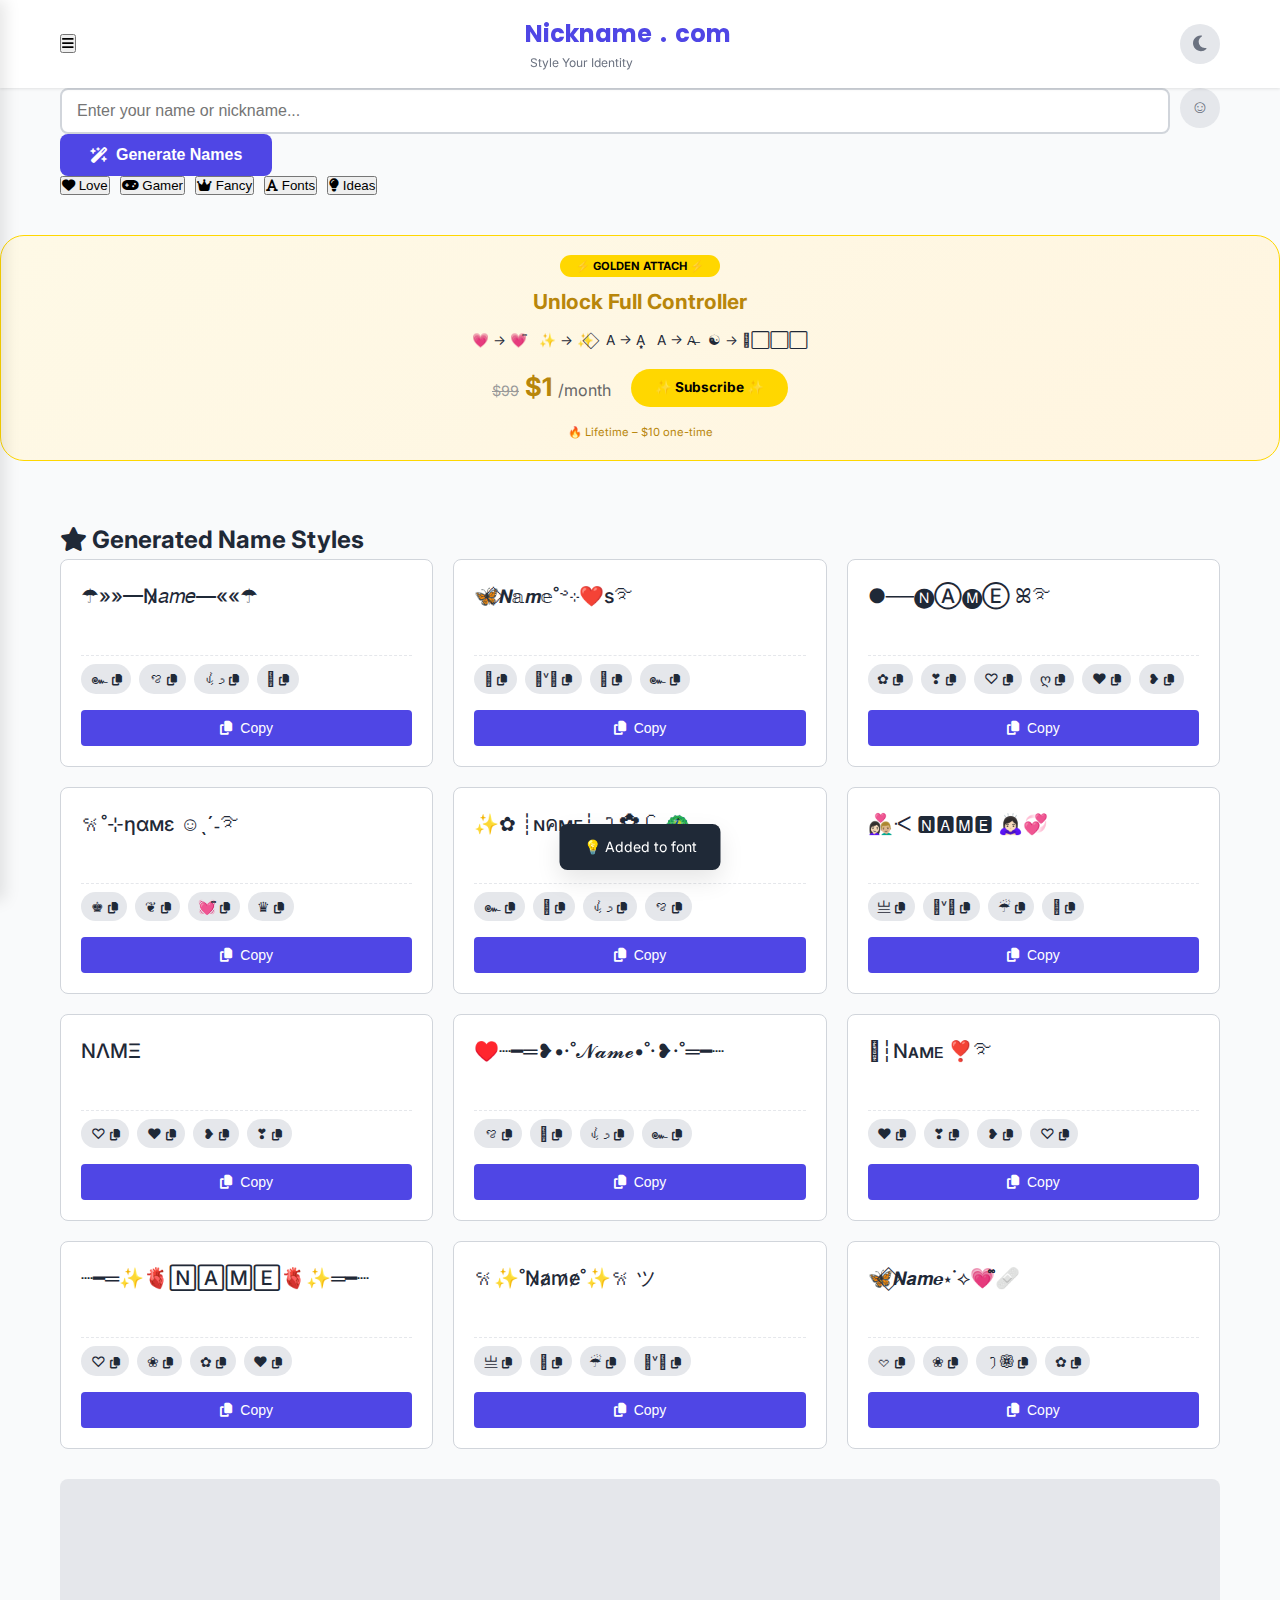
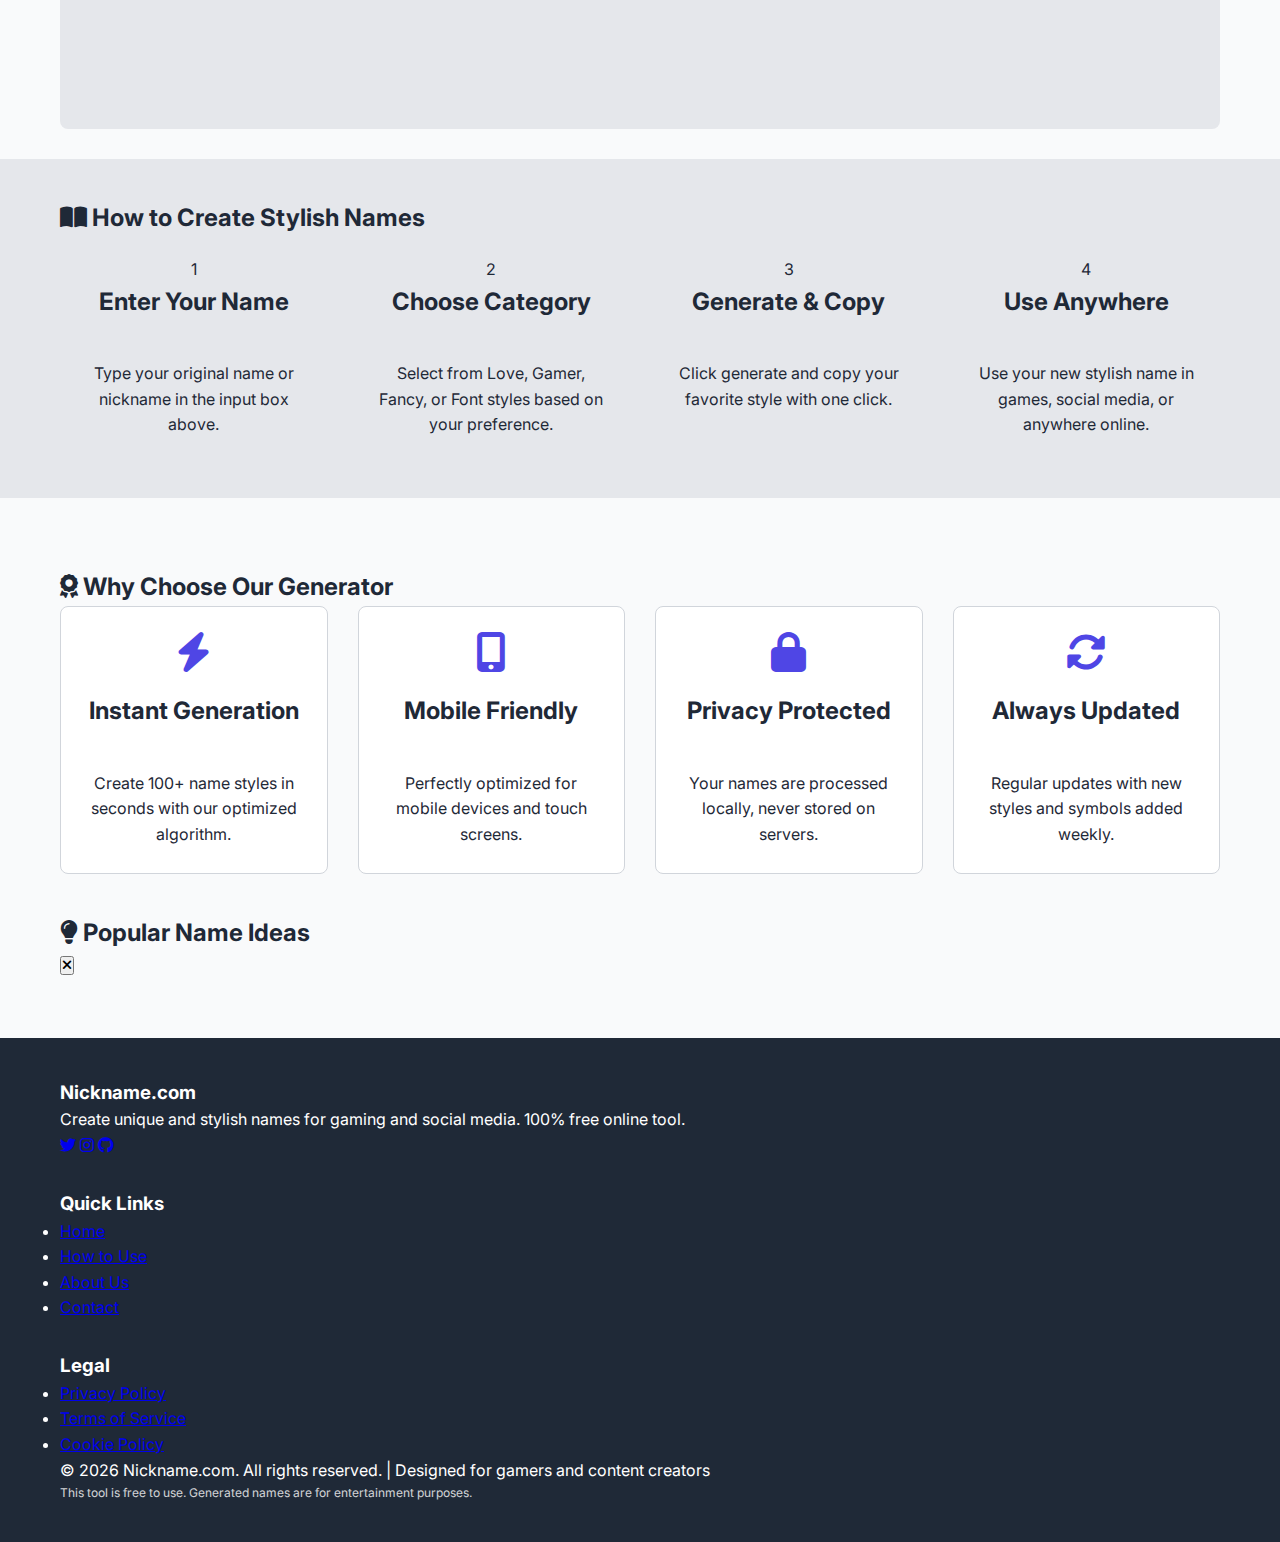
<file: index.html>
<!DOCTYPE html>
<html lang="en">
<head>
    <meta charset="UTF-8">
    <meta name="viewport" content="width=device-width, initial-scale=1.0">
    <title>Nickname Generator - Create Stylish Names for Games & Social Media</title>
    <meta name="description" content="Free online nickname generator. Create stylish names, fancy fonts, cool symbols for Free Fire, PUBG, BGMI, Instagram, YouTube. 1000+ unique styles available.">
    <meta name="keywords" content="nickname generator, stylish names, fancy fonts, gamer names, name style, free fire name, pubg name, instagram name">
    <link rel="icon" href="favicon.png" type="image/png">
    <link rel="stylesheet" href="style.css">
    <link rel="stylesheet" href="https://cdnjs.cloudflare.com/ajax/libs/font-awesome/6.4.0/css/all.min.css">
    <link rel="preconnect" href="https://fonts.googleapis.com">
    <link rel="preconnect" href="https://fonts.gstatic.com" crossorigin>
    <link href="https://fonts.googleapis.com/css2?family=Inter:wght@300;400;500;600;700&family=Poppins:wght@400;500;600;700&display=swap" rel="stylesheet">
</head>
<body>
    <!-- Navigation Bar -->
    <nav class="navbar">
        <div class="container">
            <button class="menu-toggle" id="menuToggle">
                <i class="fas fa-bars"></i>
            </button>
            <div class="logo">
                <h1>Nickname<span class="logo-dot">.</span>com</h1>
                <p class="tagline">Style Your Identity</p>
            </div>
            <div class="theme-toggle" id="themeToggle">
                <i class="fas fa-moon"></i>
            </div>
        </div>
    </nav>

    <!-- Sidebar Menu -->
    <div class="sidebar" id="sidebar">
        <div class="sidebar-header">
            <h3>Menu</h3>
            <button class="close-sidebar" id="closeSidebar">
                <i class="fas fa-times"></i>
            </button>
        </div>
        <div class="sidebar-content">
            <div class="sidebar-item" onclick="toggleTheme()">
                <i class="fas fa-palette"></i>
                <span>Theme</span>
                <span class="theme-status" id="themeStatus">Light</span>
            </div>
            <div class="sidebar-item" onclick="openSymbolModal()">
                <i class="fas fa-symbols"></i>
                <span>Symbols Library</span>
            </div>
            <div class="sidebar-item" onclick="showGuide()">
                <i class="fas fa-book"></i>
                <span>How to Use</span>
            </div>
            <div class="sidebar-item" id="noteSection">
                <i class="fas fa-sticky-note"></i>
                <span>Quick Notes</span>
                <span class="note-badge" id="noteCount">0/100</span>
            </div>
            <div class="sidebar-item coming-soon">
                <i class="fas fa-robot"></i>
                <span>AI Name Generator</span>
                <span class="badge">Soon</span>
            </div>
            <div class="sidebar-item coming-soon">
                <i class="fas fa-history"></i>
                <span>Recent Names</span>
                <span class="badge">Soon</span>
            </div>
            <div class="sidebar-divider"></div>
            <div class="sidebar-item" onclick="window.location.href='about.html'">
                <i class="fas fa-info-circle"></i>
                <span>About Us</span>
            </div>
            <div class="sidebar-item" onclick="window.location.href='contact.html'">
                <i class="fas fa-envelope"></i>
                <span>Contact</span>
            </div>
            <div class="sidebar-item" onclick="window.location.href='privacy-policy.html'">
                <i class="fas fa-shield-alt"></i>
                <span>Privacy Policy</span>
            </div>
        </div>
        <div class="note-editor" id="noteEditor">
            <textarea placeholder="Type your notes here... (Max 100 words)" maxlength="500" id="noteText"></textarea>
            <div class="note-actions">
                <button onclick="saveNote()" class="save-note">
                    <i class="fas fa-save"></i> Save
                </button>
                <button onclick="clearNote()" class="clear-note">
                    <i class="fas fa-trash"></i> Clear
                </button>
            </div>
        </div>
    </div>

    <!-- Main Toolbar (Sticky) -->
    <div class="sticky-toolbar">
        <div class="container">
            <div class="toolbar-content">
                <div class="input-group">
                    <input type="text" id="nameInput" placeholder="Enter your name or nickname..." autocomplete="off">
                    <button class="symbol-btn" onclick="openSymbolModal()" title="Insert Symbols">
                        ☺
                    </button>
                </div>
                <button class="generate-btn" onclick="generateStyles()">
                    <i class="fas fa-wand-magic-sparkles"></i> Generate Names
                </button>
            </div>
        </div>
    </div>

    <!-- Categories -->
    <div class="categories-section">
        <div class="container">
            <div class="categories-scroll">
                <button class="category-btn active" onclick="selectCategory('love')">
                    <i class="fas fa-heart"></i> Love
                </button>
                <button class="category-btn" onclick="selectCategory('gamer')">
                    <i class="fas fa-gamepad"></i> Gamer
                </button>
                <button class="category-btn" onclick="selectCategory('fancy')">
                    <i class="fas fa-crown"></i> Fancy
                </button>
                <button class="category-btn" onclick="selectCategory('font')">
                    <i class="fas fa-font"></i> Fonts
                </button>
                <button class="category-btn suggestion-btn" onclick="toggleSuggestions()">
                    <i class="fas fa-lightbulb"></i> Ideas
                </button>
            </div>
        </div>
    </div>

<!-- ===== GOLDEN ATTACH PREMIUM ===== -->
<div style="background: linear-gradient(145deg, #fef9e6, #fff5e0); border: 1px solid #FFD700; border-radius: 24px; padding: 16px 20px; margin: 30px 0;">
    
    <!-- Header -->
    <div style="text-align: center; margin-bottom: 12px;">
        <span style="background: #FFD700; color: #000; padding: 4px 16px; border-radius: 30px; font-size: 0.7rem; font-weight: bold;">⚡ GOLDEN ATTACH ⚡</span>
        <h2 style="color: #B8860B; margin: 8px 0 2px; font-size: 1.3rem;">Unlock Full Controller</h2>
    </div>

    <!-- Examples - One Line -->
    <div style="display: flex; flex-wrap: wrap; justify-content: center; gap: 12px; margin-bottom: 15px;">
        <span style="font-size: 0.85rem;">💗 → 💗᪲</span>
        <span style="font-size: 0.85rem;">✨ → ✨⃟</span>
        <span style="font-size: 0.85rem;">A → A͙͙͙</span>
        <span style="font-size: 0.85rem;">A → A̶</span>
        <span style="font-size: 0.85rem;">☯ → ☯⃞⃞⃞</span>
    </div>

    <!-- Price + Button -->
    <div style="display: flex; flex-wrap: wrap; align-items: center; justify-content: center; gap: 20px;">
        <div style="display: flex; align-items: baseline; gap: 6px;">
            <span style="text-decoration: line-through; color: #999; font-size: 0.9rem;">$99</span>
            <span style="color: #B8860B; font-size: 1.6rem; font-weight: bold;">$1</span>
            <span style="color: #666;">/month</span>
        </div>
        <a href="subscribe.html?plan=monthly" style="background: #FFD700; color: #000; padding: 8px 24px; border-radius: 40px; text-decoration: none; font-weight: bold; font-size: 0.85rem;">✨ Subscribe ✨</a>
    </div>

    <!-- Lifetime -->
    <div style="text-align: center; margin-top: 10px;">
        <a href="subscribe.html?plan=lifetime" style="color: #B8860B; text-decoration: none; font-size: 0.7rem;">🔥 Lifetime – $10 one-time</a>
    </div>
</div>
    
<!-- ===== RESULTS SECTION ===== -->
<section class="results-section">
    <div class="container">
        <div class="section-header">
            <h2><i class="fas fa-star"></i> Generated Name Styles</h2>
        </div>
        
        <!-- Results Grid - Yahan styles generate honge -->
        <div id="result" class="results-grid">
            <!-- Default Examples - Jab koi name na ho -->
            <div id="defaultExamples" class="examples-grid">
                <!-- Examples yahan JavaScript se load honge -->
            </div>
        </div>
        
        <!-- Suggestions Tray (Same rakho) -->
        <div id="suggestionsTray" class="suggestions-tray">
            <!-- ... existing suggestions tray code ... -->
        </div>
    </div>
</section>
    
<!-- Full Suggestions Modal (FULL MODAL YAHAN ADD KARO) -->
<div class="modal" id="fullSuggestionsModal">
    <div class="modal-content">
        <div class="modal-header">
            <h3><i class="fas fa-lightbulb"></i> <span id="modalCategoryName">Love</span> Name Ideas</h3>
            <button class="close-modal" onclick="closeFullSuggestions()">
                <i class="fas fa-times"></i>
            </button>
        </div>
        <div class="modal-body">
            <div id="fullSuggestionsGrid" class="suggestions-grid-full">
                <!-- Full suggestions yahan load honge -->
            </div>
        </div>
    </div>
</div>

    <!-- AdSense Placeholder -->
    <div class="ad-container">
        <div class="container">
            <div class="ad-placeholder">
                <!-- Ad will be placed here -->
            </div>
        </div>
    </div>

    <!-- How to Use Guide -->
    <section class="guide-section">
        <div class="container">
            <h2><i class="fas fa-book-open"></i> How to Create Stylish Names</h2>
            <div class="guide-steps">
                <div class="step">
                    <div class="step-number">1</div>
                    <h3>Enter Your Name</h3>
                    <p>Type your original name or nickname in the input box above.</p>
                </div>
                <div class="step">
                    <div class="step-number">2</div>
                    <h3>Choose Category</h3>
                    <p>Select from Love, Gamer, Fancy, or Font styles based on your preference.</p>
                </div>
                <div class="step">
                    <div class="step-number">3</div>
                    <h3>Generate & Copy</h3>
                    <p>Click generate and copy your favorite style with one click.</p>
                </div>
                <div class="step">
                    <div class="step-number">4</div>
                    <h3>Use Anywhere</h3>
                    <p>Use your new stylish name in games, social media, or anywhere online.</p>
                </div>
            </div>
        </div>
    </section>

    <!-- Features Section -->
    <section class="features-section">
        <div class="container">
            <h2><i class="fas fa-award"></i> Why Choose Our Generator</h2>
            <div class="features-grid">
                <div class="feature">
                    <i class="fas fa-bolt"></i>
                    <h3>Instant Generation</h3>
                    <p>Create 100+ name styles in seconds with our optimized algorithm.</p>
                </div>
                <div class="feature">
                    <i class="fas fa-mobile-alt"></i>
                    <h3>Mobile Friendly</h3>
                    <p>Perfectly optimized for mobile devices and touch screens.</p>
                </div>
                <div class="feature">
                    <i class="fas fa-lock"></i>
                    <h3>Privacy Protected</h3>
                    <p>Your names are processed locally, never stored on servers.</p>
                </div>
                <div class="feature">
                    <i class="fas fa-sync-alt"></i>
                    <h3>Always Updated</h3>
                    <p>Regular updates with new styles and symbols added weekly.</p>
                </div>
            </div>
        </div>
    </section>

    <!-- Suggestions Section -->
    <section class="suggestions-section" id="suggestionsSection">
        <div class="container">
            <div class="section-header">
                <h2><i class="fas fa-lightbulb"></i> Popular Name Ideas</h2>
                <button class="close-suggestions" onclick="toggleSuggestions()">
                    <i class="fas fa-times"></i>
                </button>
            </div>
            <div class="suggestions-grid" id="suggestionsGrid">
                <!-- Suggestions loaded by JavaScript -->
            </div>
        </div>
    </section>

    <!-- Symbol Modal -->
    <div class="modal" id="symbolModal">
        <div class="modal-content">
            <div class="modal-header">
                <h3><i class="fas fa-symbols"></i> Symbol Picker</h3>
                <button class="close-modal" onclick="closeSymbolModal()">
                    <i class="fas fa-times"></i>
                </button>
            </div>
            <div class="modal-body">
                <div class="symbol-categories" id="symbolCategories">
                    <!-- Categories loaded by JavaScript -->
                </div>
                <div class="symbols-grid" id="symbolsGrid">
                    <!-- Symbols loaded by JavaScript -->
                </div>
            </div>
        </div>
    </div>

    <!-- Guide Modal -->
    <div class="modal guide-modal" id="guideModal">
        <div class="modal-content">
            <div class="modal-header">
                <h3><i class="fas fa-book"></i> How to Use This Tool</h3>
                <button class="close-modal" onclick="closeGuide()">
                    <i class="fas fa-times"></i>
                </button>
            </div>
            <div class="modal-body">
                <div class="guide-content">
                    <h4>Complete Guide to Creating Perfect Nicknames</h4>
                    
                    <div class="guide-section">
                        <h5>Getting Started</h5>
                        <p>Our nickname generator is designed to be simple and intuitive. Follow these steps to create the perfect stylish name:</p>
                        <ul>
                            <li><strong>Step 1:</strong> Enter your desired name in the input field at the top</li>
                            <li><strong>Step 2:</strong> Choose a category that matches your style preference</li>
                            <li><strong>Step 3:</strong> Click "Generate Names" to see hundreds of variations</li>
                            <li><strong>Step 4:</strong> Click the copy button next to your favorite style</li>
                        </ul>
                    </div>

                    <div class="guide-section">
                        <h5>Category Descriptions</h5>
                        <div class="category-desc">
                            <span class="category-tag love-tag"><i class="fas fa-heart"></i> Love</span>
                            <p>Romantic and affectionate styles perfect for couples, relationship status, or sweet usernames.</p>
                        </div>
                        <div class="category-desc">
                            <span class="category-tag gamer-tag"><i class="fas fa-gamepad"></i> Gamer</span>
                            <p>Bold and aggressive styles designed for gaming profiles, clan names, and competitive platforms.</p>
                        </div>
                        <div class="category-desc">
                            <span class="category-tag fancy-tag"><i class="fas fa-crown"></i> Fancy</span>
                            <p>Elegant and sophisticated styles with decorative elements for a premium look.</p>
                        </div>
                        <div class="category-desc">
                            <span class="category-tag font-tag"><i class="fas fa-font"></i> Fonts</span>
                            <p>Unique text transformations and special characters for creative text styling.</p>
                        </div>
                    </div>

                    <div class="guide-section">
                        <h5>Pro Tips</h5>
                        <ul>
                            <li>Use shorter names (3-8 characters) for best results in games</li>
                            <li>Combine symbols from the symbol picker for unique creations</li>
                            <li>Try different categories to discover styles you might love</li>
                            <li>Save your favorite names in the notes section for later use</li>
                        </ul>
                    </div>

                    <div class="guide-section">
                        <h5>Platform Compatibility</h5>
                        <p>Our generated names work perfectly on:</p>
                        <div class="platforms">
                            <span class="platform"><i class="fas fa-fire"></i> Free Fire</span>
                            <span class="platform"><i class="fas fa-mobile-alt"></i> PUBG Mobile</span>
                            <span class="platform"><i class="fab fa-instagram"></i> Instagram</span>
                            <span class="platform"><i class="fab fa-youtube"></i> YouTube</span>
                            <span class="platform"><i class="fas fa-gamepad"></i> BGMI</span>
                            <span class="platform"><i class="fab fa-discord"></i> Discord</span>
                        </div>
                    </div>
                </div>
            </div>
        </div>
    </div>

    <!-- Footer -->
    <footer class="footer">
        <div class="container">
            <div class="footer-content">
                <div class="footer-section">
                    <h3>Nickname.com</h3>
                    <p>Create unique and stylish names for gaming and social media. 100% free online tool.</p>
                    <div class="social-links">
                        <a href="#" title="Twitter"><i class="fab fa-twitter"></i></a>
                        <a href="#" title="Instagram"><i class="fab fa-instagram"></i></a>
                        <a href="#" title="GitHub"><i class="fab fa-github"></i></a>
                    </div>
                </div>
                <div class="footer-section">
                    <h3>Quick Links</h3>
                    <ul>
                        <li><a href="index.html">Home</a></li>
                        <li><a href="#" onclick="showGuide()">How to Use</a></li>
                        <li><a href="about.html">About Us</a></li>
                        <li><a href="contact.html">Contact</a></li>
                    </ul>
                </div>
                <div class="footer-section">
                    <h3>Legal</h3>
                    <ul>
                        <li><a href="privacy-policy.html">Privacy Policy</a></li>
                        <li><a href="#">Terms of Service</a></li>
                        <li><a href="#">Cookie Policy</a></li>
                    </ul>
                </div>
            </div>
            <div class="footer-bottom">
                <p>&copy; 2026 Nickname.com. All rights reserved. | Designed for gamers and content creators</p>
                <p class="disclaimer">This tool is free to use. Generated names are for entertainment purposes.</p>
            </div>
        </div>
    </footer>

    <!-- Scroll to Top Button -->
    <button class="scroll-top" id="scrollTop">
        <i class="fas fa-chevron-up"></i>
    </button>

    <!-- Toast Notification -->
    <div class="toast" id="toast"></div>

    <!-- Note: The following pages will be created separately:
         about.html, contact.html, privacy-policy.html
    -->

    <script src="script.js"></script>
</body>
</html>
</file>
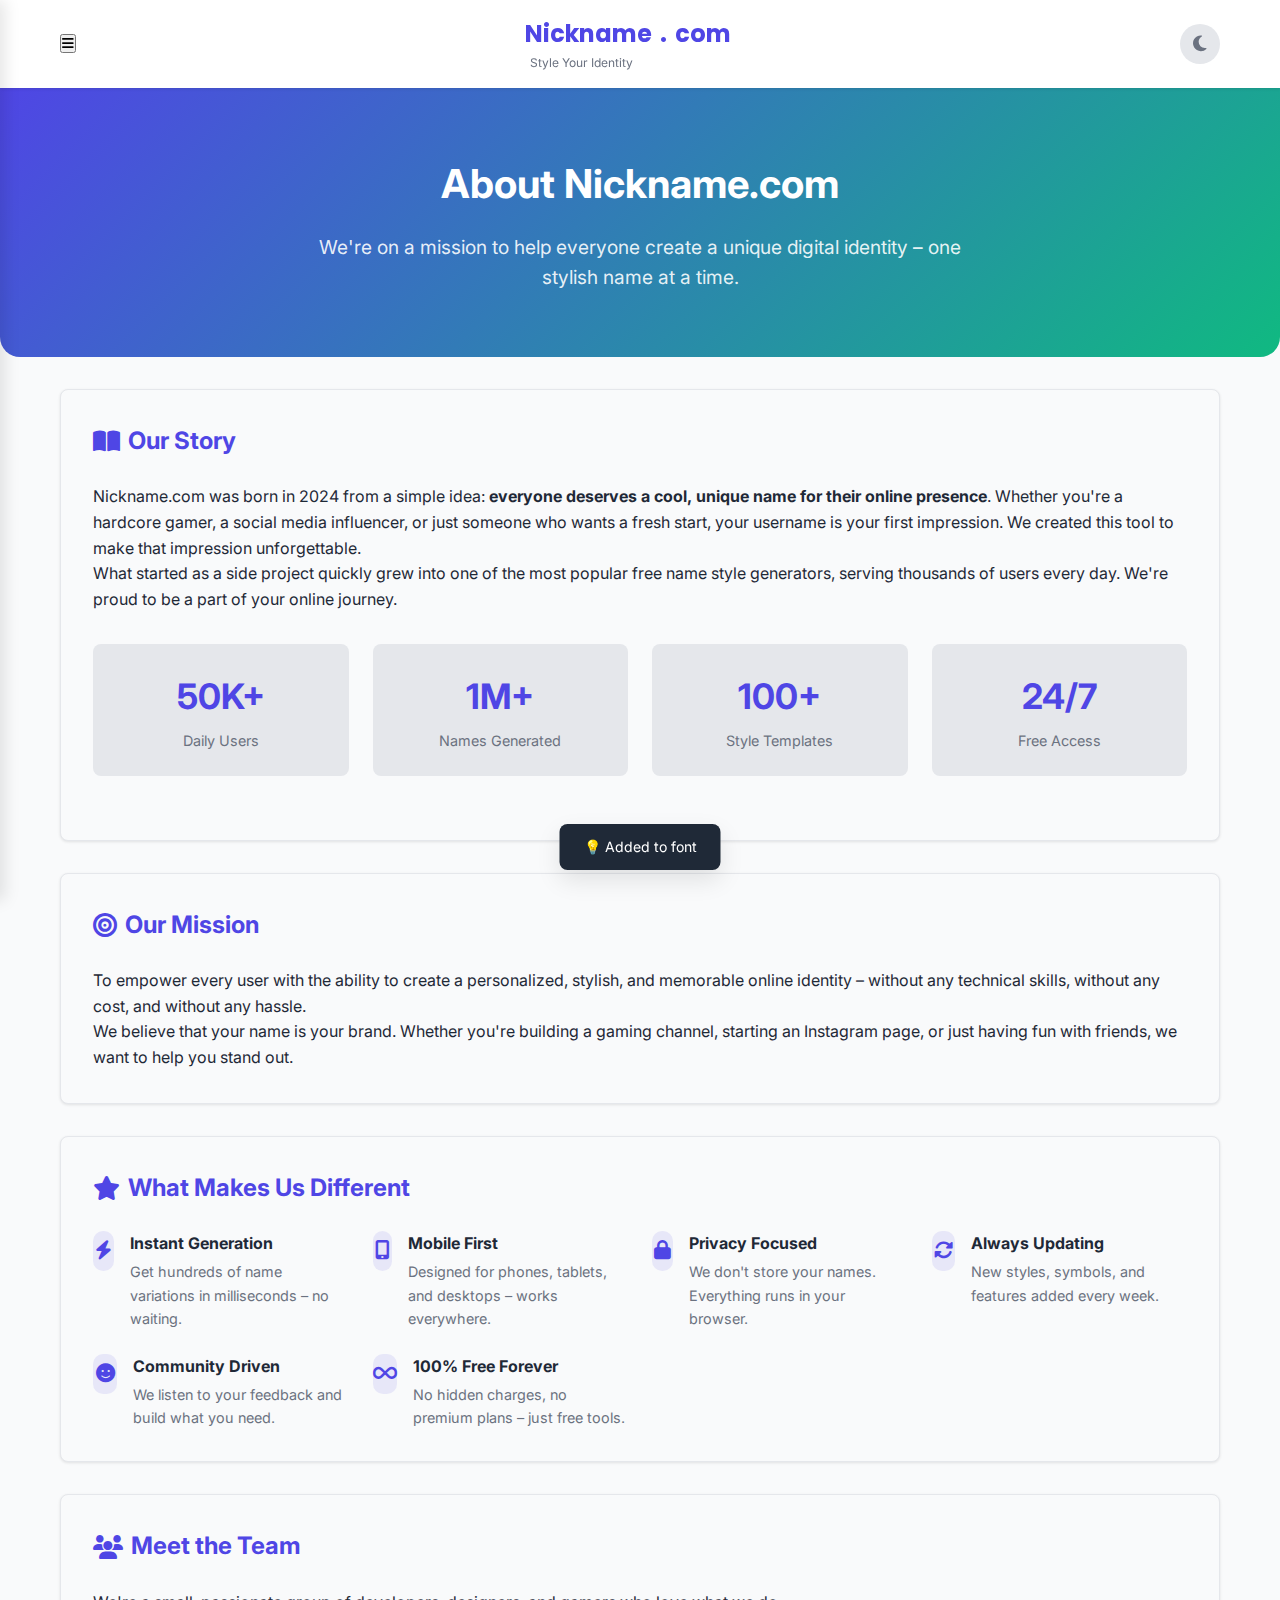
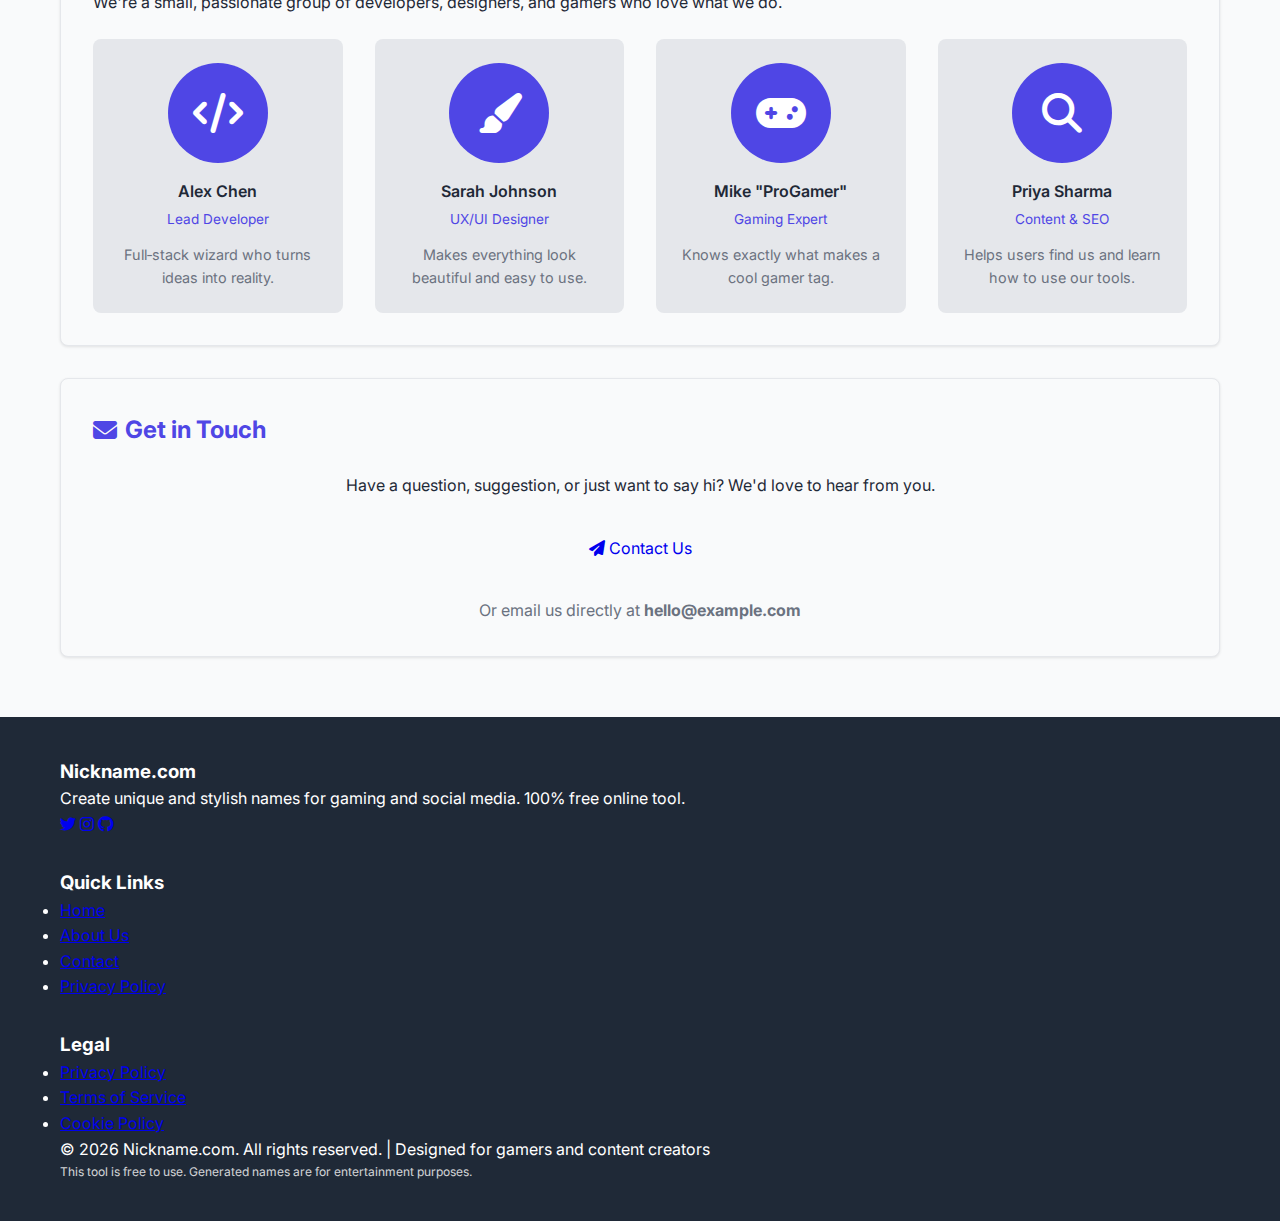
<file: about.html>
<!DOCTYPE html>
<html lang="en">
<head>
    <meta charset="UTF-8">
    <meta name="viewport" content="width=device-width, initial-scale=1.0">
    <title>About Us – Nickname.com</title>
    <meta name="description" content="Learn about Nickname.com – our mission, team, and story.">
    <link rel="icon" href="favicon.png" type="image/png">
    <link rel="stylesheet" href="style.css">
    <link rel="stylesheet" href="https://cdnjs.cloudflare.com/ajax/libs/font-awesome/6.4.0/css/all.min.css">
    <link href="https://fonts.googleapis.com/css2?family=Inter:wght@300;400;500;600;700&family=Poppins:wght@400;500;600;700&display=swap" rel="stylesheet">
    <style>
        /* About page specific styles */
        .about-hero {
            background: linear-gradient(135deg, #4f46e5 0%, #10b981 100%);
            color: white;
            padding: 4rem 0;
            text-align: center;
            margin-bottom: 2rem;
            border-radius: 0 0 20px 20px;
        }
        .about-hero h1 {
            color: white;
            font-size: 2.5rem;
            margin-bottom: 1rem;
        }
        .about-hero p {
            color: rgba(255,255,255,0.9);
            font-size: 1.2rem;
            max-width: 700px;
            margin: 0 auto;
        }
        .about-card {
            background: var(--light);
            border-radius: var(--radius);
            padding: 2rem;
            margin-bottom: 2rem;
            box-shadow: var(--shadow);
            border: 1px solid var(--gray-light);
        }
        .about-card h2 {
            color: var(--primary);
            margin-bottom: 1.5rem;
            display: flex;
            align-items: center;
            gap: 0.5rem;
        }
        .stats-grid {
            display: grid;
            grid-template-columns: repeat(auto-fit, minmax(150px, 1fr));
            gap: 1.5rem;
            margin: 2rem 0;
        }
        .stat-item {
            text-align: center;
            padding: 1.5rem;
            background: var(--gray-light);
            border-radius: var(--radius);
        }
        .stat-number {
            font-size: 2.2rem;
            font-weight: 700;
            color: var(--primary);
            margin-bottom: 0.25rem;
        }
        .stat-label {
            font-size: 0.9rem;
            color: var(--gray);
        }
        .team-grid {
            display: grid;
            grid-template-columns: repeat(auto-fit, minmax(200px, 1fr));
            gap: 2rem;
            margin-top: 1.5rem;
        }
        .team-member {
            text-align: center;
            padding: 1.5rem;
            background: var(--gray-light);
            border-radius: var(--radius);
            transition: var(--transition);
        }
        .team-member:hover {
            transform: translateY(-5px);
            box-shadow: var(--shadow);
        }
        .team-avatar {
            width: 100px;
            height: 100px;
            background: var(--primary);
            border-radius: 50%;
            margin: 0 auto 1rem;
            display: flex;
            align-items: center;
            justify-content: center;
            font-size: 2.5rem;
            color: white;
        }
        .team-name {
            font-weight: 600;
            margin-bottom: 0.25rem;
        }
        .team-role {
            color: var(--primary);
            font-size: 0.85rem;
            margin-bottom: 0.75rem;
        }
        .team-bio {
            font-size: 0.9rem;
            color: var(--gray);
        }
        .feature-list {
            display: grid;
            grid-template-columns: repeat(auto-fit, minmax(250px, 1fr));
            gap: 1.5rem;
            margin-top: 1.5rem;
        }
        .feature-item {
            display: flex;
            gap: 1rem;
            align-items: flex-start;
        }
        .feature-icon {
            width: 40px;
            height: 40px;
            background: rgba(79, 70, 229, 0.1);
            border-radius: 10px;
            display: flex;
            align-items: center;
            justify-content: center;
            color: var(--primary);
            font-size: 1.2rem;
        }
        .feature-text h4 {
            margin-bottom: 0.25rem;
        }
        .feature-text p {
            font-size: 0.9rem;
            color: var(--gray);
        }
    </style>
</head>
<body>
    <!-- Navigation Bar -->
    <nav class="navbar">
        <div class="container">
            <button class="menu-toggle" id="menuToggle">
                <i class="fas fa-bars"></i>
            </button>
            <div class="logo">
                <h1>Nickname<span class="logo-dot">.</span>com</h1>
                <p class="tagline">Style Your Identity</p>
            </div>
            <div class="theme-toggle" id="themeToggle">
                <i class="fas fa-moon"></i>
            </div>
        </div>
    </nav>

    <!-- Sidebar -->
    <div class="sidebar" id="sidebar">
        <div class="sidebar-header">
            <h3>Menu</h3>
            <button class="close-sidebar" id="closeSidebar">
                <i class="fas fa-times"></i>
            </button>
        </div>
        <div class="sidebar-content">
            <div class="sidebar-item" onclick="toggleTheme()">
                <i class="fas fa-palette"></i>
                <span>Theme</span>
                <span class="theme-status" id="themeStatus">Light</span>
            </div>
            <div class="sidebar-item" onclick="window.location.href='index.html'">
                <i class="fas fa-home"></i>
                <span>Home</span>
            </div>
            <div class="sidebar-item active">
                <i class="fas fa-info-circle"></i>
                <span>About Us</span>
            </div>
            <div class="sidebar-item" onclick="window.location.href='contact.html'">
                <i class="fas fa-envelope"></i>
                <span>Contact</span>
            </div>
            <div class="sidebar-item" onclick="window.location.href='privacy-policy.html'">
                <i class="fas fa-shield-alt"></i>
                <span>Privacy Policy</span>
            </div>
        </div>
    </div>

    <!-- Hero Section -->
    <section class="about-hero">
        <div class="container">
            <h1>About Nickname.com</h1>
            <p>We're on a mission to help everyone create a unique digital identity – one stylish name at a time.</p>
        </div>
    </section>

    <!-- Main Content -->
    <main>
        <div class="container">
            <!-- Our Story -->
            <div class="about-card">
                <h2><i class="fas fa-book-open"></i> Our Story</h2>
                <p>Nickname.com was born in 2024 from a simple idea: <strong>everyone deserves a cool, unique name for their online presence</strong>. Whether you're a hardcore gamer, a social media influencer, or just someone who wants a fresh start, your username is your first impression. We created this tool to make that impression unforgettable.</p>
                <p>What started as a side project quickly grew into one of the most popular free name style generators, serving thousands of users every day. We're proud to be a part of your online journey.</p>
                <div class="stats-grid">
                    <div class="stat-item">
                        <div class="stat-number">50K+</div>
                        <div class="stat-label">Daily Users</div>
                    </div>
                    <div class="stat-item">
                        <div class="stat-number">1M+</div>
                        <div class="stat-label">Names Generated</div>
                    </div>
                    <div class="stat-item">
                        <div class="stat-number">100+</div>
                        <div class="stat-label">Style Templates</div>
                    </div>
                    <div class="stat-item">
                        <div class="stat-number">24/7</div>
                        <div class="stat-label">Free Access</div>
                    </div>
                </div>
            </div>

            <!-- Our Mission -->
            <div class="about-card">
                <h2><i class="fas fa-bullseye"></i> Our Mission</h2>
                <p>To empower every user with the ability to create a personalized, stylish, and memorable online identity – without any technical skills, without any cost, and without any hassle.</p>
                <p>We believe that your name is your brand. Whether you're building a gaming channel, starting an Instagram page, or just having fun with friends, we want to help you stand out.</p>
            </div>

            <!-- What Makes Us Different -->
            <div class="about-card">
                <h2><i class="fas fa-star"></i> What Makes Us Different</h2>
                <div class="feature-list">
                    <div class="feature-item">
                        <div class="feature-icon"><i class="fas fa-bolt"></i></div>
                        <div class="feature-text">
                            <h4>Instant Generation</h4>
                            <p>Get hundreds of name variations in milliseconds – no waiting.</p>
                        </div>
                    </div>
                    <div class="feature-item">
                        <div class="feature-icon"><i class="fas fa-mobile-alt"></i></div>
                        <div class="feature-text">
                            <h4>Mobile First</h4>
                            <p>Designed for phones, tablets, and desktops – works everywhere.</p>
                        </div>
                    </div>
                    <div class="feature-item">
                        <div class="feature-icon"><i class="fas fa-lock"></i></div>
                        <div class="feature-text">
                            <h4>Privacy Focused</h4>
                            <p>We don't store your names. Everything runs in your browser.</p>
                        </div>
                    </div>
                    <div class="feature-item">
                        <div class="feature-icon"><i class="fas fa-sync-alt"></i></div>
                        <div class="feature-text">
                            <h4>Always Updating</h4>
                            <p>New styles, symbols, and features added every week.</p>
                        </div>
                    </div>
                    <div class="feature-item">
                        <div class="feature-icon"><i class="fas fa-smile"></i></div>
                        <div class="feature-text">
                            <h4>Community Driven</h4>
                            <p>We listen to your feedback and build what you need.</p>
                        </div>
                    </div>
                    <div class="feature-item">
                        <div class="feature-icon"><i class="fas fa-infinity"></i></div>
                        <div class="feature-text">
                            <h4>100% Free Forever</h4>
                            <p>No hidden charges, no premium plans – just free tools.</p>
                        </div>
                    </div>
                </div>
            </div>

            <!-- Meet the Team -->
            <div class="about-card">
                <h2><i class="fas fa-users"></i> Meet the Team</h2>
                <p>We're a small, passionate group of developers, designers, and gamers who love what we do.</p>
                <div class="team-grid">
                    <div class="team-member">
                        <div class="team-avatar">
                            <i class="fas fa-code"></i>
                        </div>
                        <div class="team-name">Alex Chen</div>
                        <div class="team-role">Lead Developer</div>
                        <div class="team-bio">Full‑stack wizard who turns ideas into reality.</div>
                    </div>
                    <div class="team-member">
                        <div class="team-avatar">
                            <i class="fas fa-paint-brush"></i>
                        </div>
                        <div class="team-name">Sarah Johnson</div>
                        <div class="team-role">UX/UI Designer</div>
                        <div class="team-bio">Makes everything look beautiful and easy to use.</div>
                    </div>
                    <div class="team-member">
                        <div class="team-avatar">
                            <i class="fas fa-gamepad"></i>
                        </div>
                        <div class="team-name">Mike "ProGamer"</div>
                        <div class="team-role">Gaming Expert</div>
                        <div class="team-bio">Knows exactly what makes a cool gamer tag.</div>
                    </div>
                    <div class="team-member">
                        <div class="team-avatar">
                            <i class="fas fa-magnifying-glass"></i>
                        </div>
                        <div class="team-name">Priya Sharma</div>
                        <div class="team-role">Content & SEO</div>
                        <div class="team-bio">Helps users find us and learn how to use our tools.</div>
                    </div>
                </div>
            </div>

            <!-- Contact CTA -->
            <div class="about-card" style="text-align: center;">
                <h2><i class="fas fa-envelope"></i> Get in Touch</h2>
                <p style="margin-bottom: 1.5rem;">Have a question, suggestion, or just want to say hi? We'd love to hear from you.</p>
                <a href="contact.html" class="primary-btn" style="display: inline-block; padding: 0.8rem 2rem; text-decoration: none;">
                    <i class="fas fa-paper-plane"></i> Contact Us
                </a>
                <p style="margin-top: 1.5rem; color: var(--gray);">Or email us directly at <strong>hello@example.com</strong></p>
            </div>
        </div>
    </main>

    <!-- Footer -->
    <footer class="footer">
        <div class="container">
            <div class="footer-content">
                <div class="footer-section">
                    <h3>Nickname.com</h3>
                    <p>Create unique and stylish names for gaming and social media. 100% free online tool.</p>
                    <div class="social-links">
                        <a href="#" title="Twitter"><i class="fab fa-twitter"></i></a>
                        <a href="#" title="Instagram"><i class="fab fa-instagram"></i></a>
                        <a href="#" title="GitHub"><i class="fab fa-github"></i></a>
                    </div>
                </div>
                <div class="footer-section">
                    <h3>Quick Links</h3>
                    <ul>
                        <li><a href="index.html">Home</a></li>
                        <li><a href="about.html">About Us</a></li>
                        <li><a href="contact.html">Contact</a></li>
                        <li><a href="privacy-policy.html">Privacy Policy</a></li>
                    </ul>
                </div>
                <div class="footer-section">
                    <h3>Legal</h3>
                    <ul>
                        <li><a href="privacy-policy.html">Privacy Policy</a></li>
                        <li><a href="#">Terms of Service</a></li>
                        <li><a href="#">Cookie Policy</a></li>
                    </ul>
                </div>
            </div>
            <div class="footer-bottom">
                <p>&copy; 2026 Nickname.com. All rights reserved. | Designed for gamers and content creators</p>
                <p class="disclaimer">This tool is free to use. Generated names are for entertainment purposes.</p>
            </div>
        </div>
    </footer>

    <!-- Scroll to Top -->
    <button class="scroll-top" id="scrollTop">
        <i class="fas fa-chevron-up"></i>
    </button>

    <div class="toast" id="toast"></div>

    <script src="script.js"></script>
    <script>
        // Same initialization as in privacy-policy.html
        document.addEventListener('DOMContentLoaded', function() {
            const savedTheme = localStorage.getItem('theme');
            if (savedTheme === 'dark') {
                document.body.classList.add('dark-theme');
                document.getElementById('themeToggle').innerHTML = '<i class="fas fa-sun"></i>';
                document.getElementById('themeStatus').textContent = 'Dark';
            }
            document.getElementById('menuToggle').addEventListener('click', function() {
                document.getElementById('sidebar').classList.toggle('open');
            });
            document.getElementById('closeSidebar').addEventListener('click', function() {
                document.getElementById('sidebar').classList.remove('open');
            });
            window.toggleTheme = function() {
                document.body.classList.toggle('dark-theme');
                const isDark = document.body.classList.contains('dark-theme');
                document.getElementById('themeToggle').innerHTML = isDark ? '<i class="fas fa-sun"></i>' : '<i class="fas fa-moon"></i>';
                document.getElementById('themeStatus').textContent = isDark ? 'Dark' : 'Light';
                localStorage.setItem('theme', isDark ? 'dark' : 'light');
            };
            document.getElementById('themeToggle').addEventListener('click', toggleTheme);
            const scrollBtn = document.getElementById('scrollTop');
            window.addEventListener('scroll', function() {
                if (window.pageYOffset > 300) scrollBtn.classList.add('show');
                else scrollBtn.classList.remove('show');
            });
            scrollBtn.addEventListener('click', function() {
                window.scrollTo({ top: 0, behavior: 'smooth' });
            });
        });
    </script>
</body>
</html>
</file>
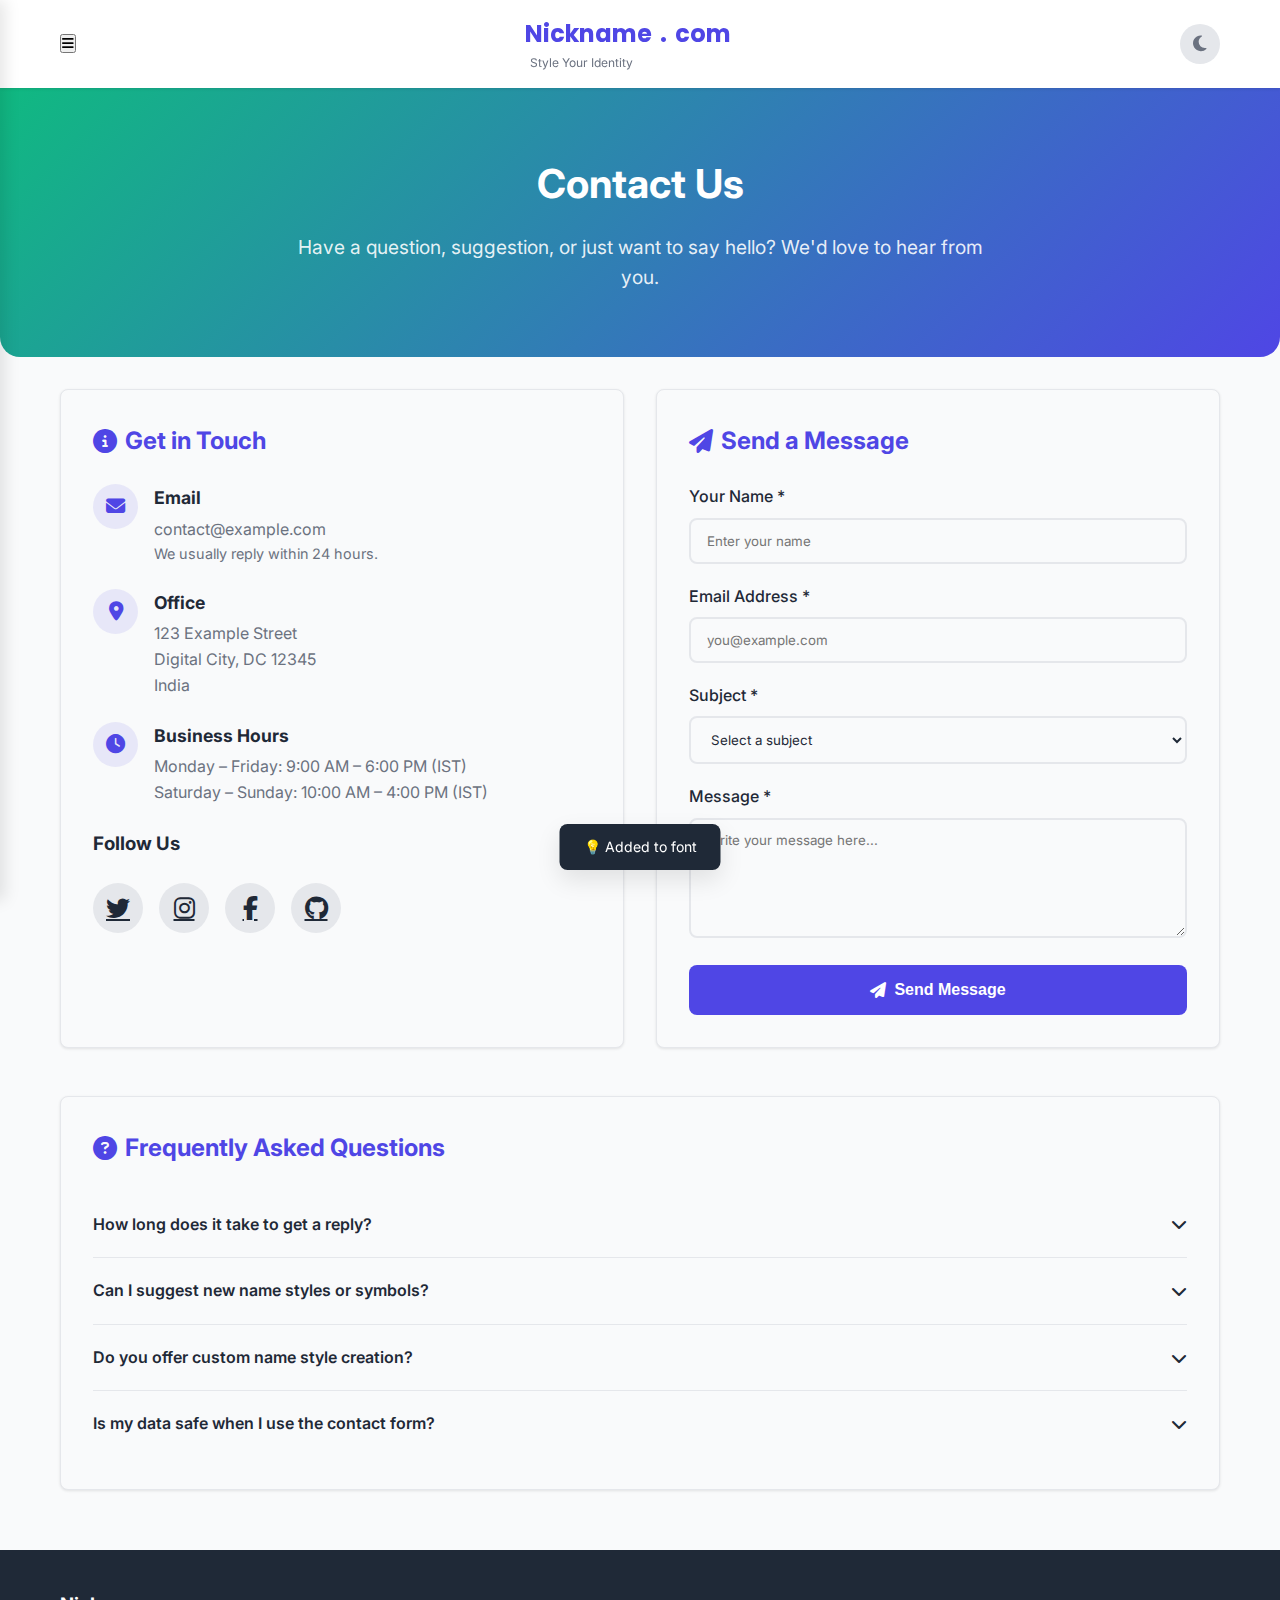
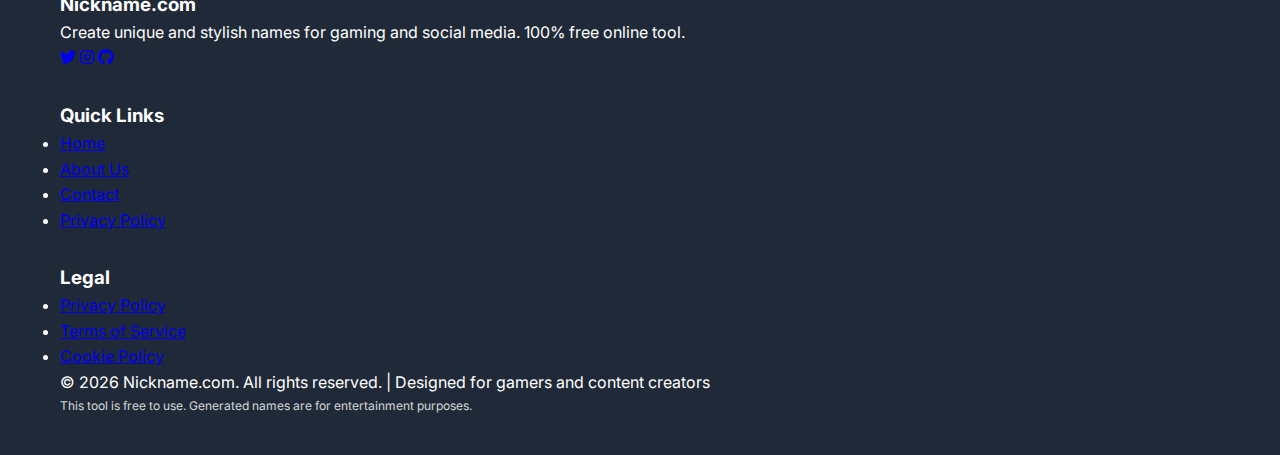
<file: contact.html>
<!DOCTYPE html>
<html lang="en">
<head>
    <meta charset="UTF-8">
    <meta name="viewport" content="width=device-width, initial-scale=1.0">
    <title>Contact Us – Nickname.com</title>
    <meta name="description" content="Get in touch with the Nickname.com team. We're here to help!">
    <link rel="icon" href="favicon.png" type="image/png">
    <link rel="stylesheet" href="style.css">
    <link rel="stylesheet" href="https://cdnjs.cloudflare.com/ajax/libs/font-awesome/6.4.0/css/all.min.css">
    <link href="https://fonts.googleapis.com/css2?family=Inter:wght@300;400;500;600;700&family=Poppins:wght@400;500;600;700&display=swap" rel="stylesheet">
    <style>
        /* Contact page specific styles */
        .contact-hero {
            background: linear-gradient(135deg, #10b981 0%, #4f46e5 100%);
            color: white;
            padding: 4rem 0;
            text-align: center;
            margin-bottom: 2rem;
            border-radius: 0 0 20px 20px;
        }
        .contact-hero h1 {
            color: white;
            font-size: 2.5rem;
            margin-bottom: 1rem;
        }
        .contact-hero p {
            color: rgba(255,255,255,0.9);
            font-size: 1.2rem;
            max-width: 700px;
            margin: 0 auto;
        }
        .contact-grid {
            display: grid;
            grid-template-columns: 1fr 1fr;
            gap: 2rem;
            margin-bottom: 3rem;
        }
        .contact-info-card, .contact-form-card {
            background: var(--light);
            border-radius: var(--radius);
            padding: 2rem;
            box-shadow: var(--shadow);
            border: 1px solid var(--gray-light);
        }
        .contact-info-card h2, .contact-form-card h2 {
            color: var(--primary);
            margin-bottom: 1.5rem;
            display: flex;
            align-items: center;
            gap: 0.5rem;
        }
        .contact-detail {
            display: flex;
            gap: 1rem;
            margin-bottom: 1.5rem;
            align-items: flex-start;
        }
        .contact-icon {
            width: 45px;
            height: 45px;
            background: rgba(79, 70, 229, 0.1);
            border-radius: 50%;
            display: flex;
            align-items: center;
            justify-content: center;
            color: var(--primary);
            font-size: 1.2rem;
        }
        .contact-detail h3 {
            font-size: 1.1rem;
            margin-bottom: 0.25rem;
        }
        .contact-detail p, .contact-detail a {
            color: var(--gray);
            text-decoration: none;
        }
        .contact-detail a:hover {
            color: var(--primary);
            text-decoration: underline;
        }
        .social-links-large {
            display: flex;
            gap: 1rem;
            margin-top: 1.5rem;
        }
        .social-link-large {
            width: 50px;
            height: 50px;
            background: var(--gray-light);
            border-radius: 50%;
            display: flex;
            align-items: center;
            justify-content: center;
            color: var(--dark);
            font-size: 1.5rem;
            transition: var(--transition);
        }
        .social-link-large:hover {
            background: var(--primary);
            color: white;
            transform: translateY(-3px);
        }
        .form-group {
            margin-bottom: 1.25rem;
        }
        .form-group label {
            display: block;
            margin-bottom: 0.5rem;
            font-weight: 500;
            color: var(--dark);
        }
        .form-control {
            width: 100%;
            padding: 0.8rem 1rem;
            border: 2px solid var(--gray-light);
            border-radius: var(--radius);
            background: var(--light);
            color: var(--dark);
            font-family: 'Inter', sans-serif;
            transition: var(--transition);
        }
        .form-control:focus {
            outline: none;
            border-color: var(--primary);
            box-shadow: 0 0 0 3px rgba(79, 70, 229, 0.1);
        }
        textarea.form-control {
            min-height: 120px;
            resize: vertical;
        }
        .submit-btn {
            width: 100%;
            padding: 1rem;
            background: var(--primary);
            color: white;
            border: none;
            border-radius: var(--radius);
            font-size: 1rem;
            font-weight: 600;
            cursor: pointer;
            transition: var(--transition);
            display: flex;
            align-items: center;
            justify-content: center;
            gap: 0.5rem;
        }
        .submit-btn:hover {
            background: var(--primary-dark);
            transform: translateY(-2px);
        }
        .faq-section {
            background: var(--light);
            border-radius: var(--radius);
            padding: 2rem;
            margin-top: 2rem;
            box-shadow: var(--shadow);
            border: 1px solid var(--gray-light);
        }
        .faq-section h2 {
            color: var(--primary);
            margin-bottom: 1.5rem;
            display: flex;
            align-items: center;
            gap: 0.5rem;
        }
        .faq-item {
            border-bottom: 1px solid var(--gray-light);
            padding: 1.25rem 0;
        }
        .faq-item:last-child {
            border-bottom: none;
        }
        .faq-question {
            display: flex;
            justify-content: space-between;
            align-items: center;
            cursor: pointer;
            font-weight: 600;
            color: var(--dark);
        }
        .faq-answer {
            padding-top: 0.75rem;
            color: var(--gray);
            display: none;
        }
        .faq-item.active .faq-answer {
            display: block;
        }
        .faq-item.active .faq-question i {
            transform: rotate(180deg);
        }
        @media (max-width: 768px) {
            .contact-grid {
                grid-template-columns: 1fr;
            }
        }
    </style>
</head>
<body>
    <!-- Navigation Bar -->
    <nav class="navbar">
        <div class="container">
            <button class="menu-toggle" id="menuToggle">
                <i class="fas fa-bars"></i>
            </button>
            <div class="logo">
                <h1>Nickname<span class="logo-dot">.</span>com</h1>
                <p class="tagline">Style Your Identity</p>
            </div>
            <div class="theme-toggle" id="themeToggle">
                <i class="fas fa-moon"></i>
            </div>
        </div>
    </nav>

    <!-- Sidebar -->
    <div class="sidebar" id="sidebar">
        <div class="sidebar-header">
            <h3>Menu</h3>
            <button class="close-sidebar" id="closeSidebar">
                <i class="fas fa-times"></i>
            </button>
        </div>
        <div class="sidebar-content">
            <div class="sidebar-item" onclick="toggleTheme()">
                <i class="fas fa-palette"></i>
                <span>Theme</span>
                <span class="theme-status" id="themeStatus">Light</span>
            </div>
            <div class="sidebar-item" onclick="window.location.href='index.html'">
                <i class="fas fa-home"></i>
                <span>Home</span>
            </div>
            <div class="sidebar-item" onclick="window.location.href='about.html'">
                <i class="fas fa-info-circle"></i>
                <span>About Us</span>
            </div>
            <div class="sidebar-item active">
                <i class="fas fa-envelope"></i>
                <span>Contact</span>
            </div>
            <div class="sidebar-item" onclick="window.location.href='privacy-policy.html'">
                <i class="fas fa-shield-alt"></i>
                <span>Privacy Policy</span>
            </div>
        </div>
    </div>

    <!-- Hero Section -->
    <section class="contact-hero">
        <div class="container">
            <h1>Contact Us</h1>
            <p>Have a question, suggestion, or just want to say hello? We'd love to hear from you.</p>
        </div>
    </section>

    <!-- Main Content -->
    <main>
        <div class="container">
            <div class="contact-grid">
                <!-- Contact Information -->
                <div class="contact-info-card">
                    <h2><i class="fas fa-info-circle"></i> Get in Touch</h2>
                    
                    <div class="contact-detail">
                        <div class="contact-icon">
                            <i class="fas fa-envelope"></i>
                        </div>
                        <div>
                            <h3>Email</h3>
                            <p><a href="mailto:contact@example.com">contact@example.com</a></p>
                            <p style="font-size: 0.9rem;">We usually reply within 24 hours.</p>
                        </div>
                    </div>
                    
                    <div class="contact-detail">
                        <div class="contact-icon">
                            <i class="fas fa-map-marker-alt"></i>
                        </div>
                        <div>
                            <h3>Office</h3>
                            <p>123 Example Street<br>Digital City, DC 12345<br>India</p>
                        </div>
                    </div>
                    
                    <div class="contact-detail">
                        <div class="contact-icon">
                            <i class="fas fa-clock"></i>
                        </div>
                        <div>
                            <h3>Business Hours</h3>
                            <p>Monday – Friday: 9:00 AM – 6:00 PM (IST)<br>Saturday – Sunday: 10:00 AM – 4:00 PM (IST)</p>
                        </div>
                    </div>
                    
                    <h3 style="margin-top: 1.5rem; margin-bottom: 1rem;">Follow Us</h3>
                    <div class="social-links-large">
                        <a href="#" class="social-link-large" title="Twitter">
                            <i class="fab fa-twitter"></i>
                        </a>
                        <a href="#" class="social-link-large" title="Instagram">
                            <i class="fab fa-instagram"></i>
                        </a>
                        <a href="#" class="social-link-large" title="Facebook">
                            <i class="fab fa-facebook-f"></i>
                        </a>
                        <a href="#" class="social-link-large" title="GitHub">
                            <i class="fab fa-github"></i>
                        </a>
                    </div>
                </div>
                
                <!-- Contact Form -->
                <div class="contact-form-card">
                    <h2><i class="fas fa-paper-plane"></i> Send a Message</h2>
                    <form id="contactForm" onsubmit="submitContactForm(event)">
                        <div class="form-group">
                            <label for="name">Your Name *</label>
                            <input type="text" class="form-control" id="name" placeholder="Enter your name" required>
                        </div>
                        <div class="form-group">
                            <label for="email">Email Address *</label>
                            <input type="email" class="form-control" id="email" placeholder="you@example.com" required>
                        </div>
                        <div class="form-group">
                            <label for="subject">Subject *</label>
                            <select class="form-control" id="subject" required>
                                <option value="" disabled selected>Select a subject</option>
                                <option value="general">General Inquiry</option>
                                <option value="feedback">Feedback / Suggestion</option>
                                <option value="bug">Report a Bug</option>
                                <option value="partnership">Partnership</option>
                                <option value="other">Other</option>
                            </select>
                        </div>
                        <div class="form-group">
                            <label for="message">Message *</label>
                            <textarea class="form-control" id="message" placeholder="Write your message here..." required></textarea>
                        </div>
                        <button type="submit" class="submit-btn">
                            <i class="fas fa-paper-plane"></i> Send Message
                        </button>
                        <div id="formStatus" style="margin-top: 1rem; display: none;"></div>
                    </form>
                </div>
            </div>
            
            <!-- FAQ Section -->
            <div class="faq-section">
                <h2><i class="fas fa-question-circle"></i> Frequently Asked Questions</h2>
                
                <div class="faq-item">
                    <div class="faq-question">
                        <span>How long does it take to get a reply?</span>
                        <i class="fas fa-chevron-down"></i>
                    </div>
                    <div class="faq-answer">
                        <p>We aim to respond to all inquiries within 24 hours on business days. If you don't hear back, please check your spam folder or try a different contact method.</p>
                    </div>
                </div>
                
                <div class="faq-item">
                    <div class="faq-question">
                        <span>Can I suggest new name styles or symbols?</span>
                        <i class="fas fa-chevron-down"></i>
                    </div>
                    <div class="faq-answer">
                        <p>Absolutely! We love community input. Just send us a message with your ideas and we'll consider adding them in our next update.</p>
                    </div>
                </div>
                
                <div class="faq-item">
                    <div class="faq-question">
                        <span>Do you offer custom name style creation?</span>
                        <i class="fas fa-chevron-down"></i>
                    </div>
                    <div class="faq-answer">
                        <p>Currently we focus on our free public tool. For enterprise or bulk custom requests, please email us at <strong>partnerships@example.com</strong>.</p>
                    </div>
                </div>
                
                <div class="faq-item">
                    <div class="faq-question">
                        <span>Is my data safe when I use the contact form?</span>
                        <i class="fas fa-chevron-down"></i>
                    </div>
                    <div class="faq-answer">
                        <p>Yes. We only use your information to respond to your inquiry. We never share your personal data with third parties. See our <a href="privacy-policy.html">Privacy Policy</a> for details.</p>
                    </div>
                </div>
            </div>
        </div>
    </main>

    <!-- Footer -->
    <footer class="footer">
        <div class="container">
            <div class="footer-content">
                <div class="footer-section">
                    <h3>Nickname.com</h3>
                    <p>Create unique and stylish names for gaming and social media. 100% free online tool.</p>
                    <div class="social-links">
                        <a href="#" title="Twitter"><i class="fab fa-twitter"></i></a>
                        <a href="#" title="Instagram"><i class="fab fa-instagram"></i></a>
                        <a href="#" title="GitHub"><i class="fab fa-github"></i></a>
                    </div>
                </div>
                <div class="footer-section">
                    <h3>Quick Links</h3>
                    <ul>
                        <li><a href="index.html">Home</a></li>
                        <li><a href="about.html">About Us</a></li>
                        <li><a href="contact.html">Contact</a></li>
                        <li><a href="privacy-policy.html">Privacy Policy</a></li>
                    </ul>
                </div>
                <div class="footer-section">
                    <h3>Legal</h3>
                    <ul>
                        <li><a href="privacy-policy.html">Privacy Policy</a></li>
                        <li><a href="#">Terms of Service</a></li>
                        <li><a href="#">Cookie Policy</a></li>
                    </ul>
                </div>
            </div>
            <div class="footer-bottom">
                <p>&copy; 2026 Nickname.com. All rights reserved. | Designed for gamers and content creators</p>
                <p class="disclaimer">This tool is free to use. Generated names are for entertainment purposes.</p>
            </div>
        </div>
    </footer>

    <!-- Scroll to Top -->
    <button class="scroll-top" id="scrollTop">
        <i class="fas fa-chevron-up"></i>
    </button>

    <div class="toast" id="toast"></div>

    <script src="script.js"></script>
    <script>
        // Same initialization as other pages
        document.addEventListener('DOMContentLoaded', function() {
            const savedTheme = localStorage.getItem('theme');
            if (savedTheme === 'dark') {
                document.body.classList.add('dark-theme');
                document.getElementById('themeToggle').innerHTML = '<i class="fas fa-sun"></i>';
                document.getElementById('themeStatus').textContent = 'Dark';
            }
            document.getElementById('menuToggle').addEventListener('click', function() {
                document.getElementById('sidebar').classList.toggle('open');
            });
            document.getElementById('closeSidebar').addEventListener('click', function() {
                document.getElementById('sidebar').classList.remove('open');
            });
            window.toggleTheme = function() {
                document.body.classList.toggle('dark-theme');
                const isDark = document.body.classList.contains('dark-theme');
                document.getElementById('themeToggle').innerHTML = isDark ? '<i class="fas fa-sun"></i>' : '<i class="fas fa-moon"></i>';
                document.getElementById('themeStatus').textContent = isDark ? 'Dark' : 'Light';
                localStorage.setItem('theme', isDark ? 'dark' : 'light');
            };
            document.getElementById('themeToggle').addEventListener('click', toggleTheme);
            
            // FAQ toggle
            document.querySelectorAll('.faq-question').forEach(question => {
                question.addEventListener('click', function() {
                    const faqItem = this.parentElement;
                    faqItem.classList.toggle('active');
                });
            });
            
            // Scroll to top
            const scrollBtn = document.getElementById('scrollTop');
            window.addEventListener('scroll', function() {
                if (window.pageYOffset > 300) scrollBtn.classList.add('show');
                else scrollBtn.classList.remove('show');
            });
            scrollBtn.addEventListener('click', function() {
                window.scrollTo({ top: 0, behavior: 'smooth' });
            });
        });

        // Contact form submission simulation
        window.submitContactForm = function(e) {
            e.preventDefault();
            const statusDiv = document.getElementById('formStatus');
            statusDiv.style.display = 'block';
            statusDiv.innerHTML = '<div style="background: #10b981; color: white; padding: 1rem; border-radius: var(--radius);"><i class="fas fa-check-circle"></i> Thank you! Your message has been sent (demo). We\'ll get back to you soon.</div>';
            document.getElementById('contactForm').reset();
            setTimeout(() => {
                statusDiv.style.display = 'none';
            }, 5000);
        };
    </script>
</body>
</html>
</file>
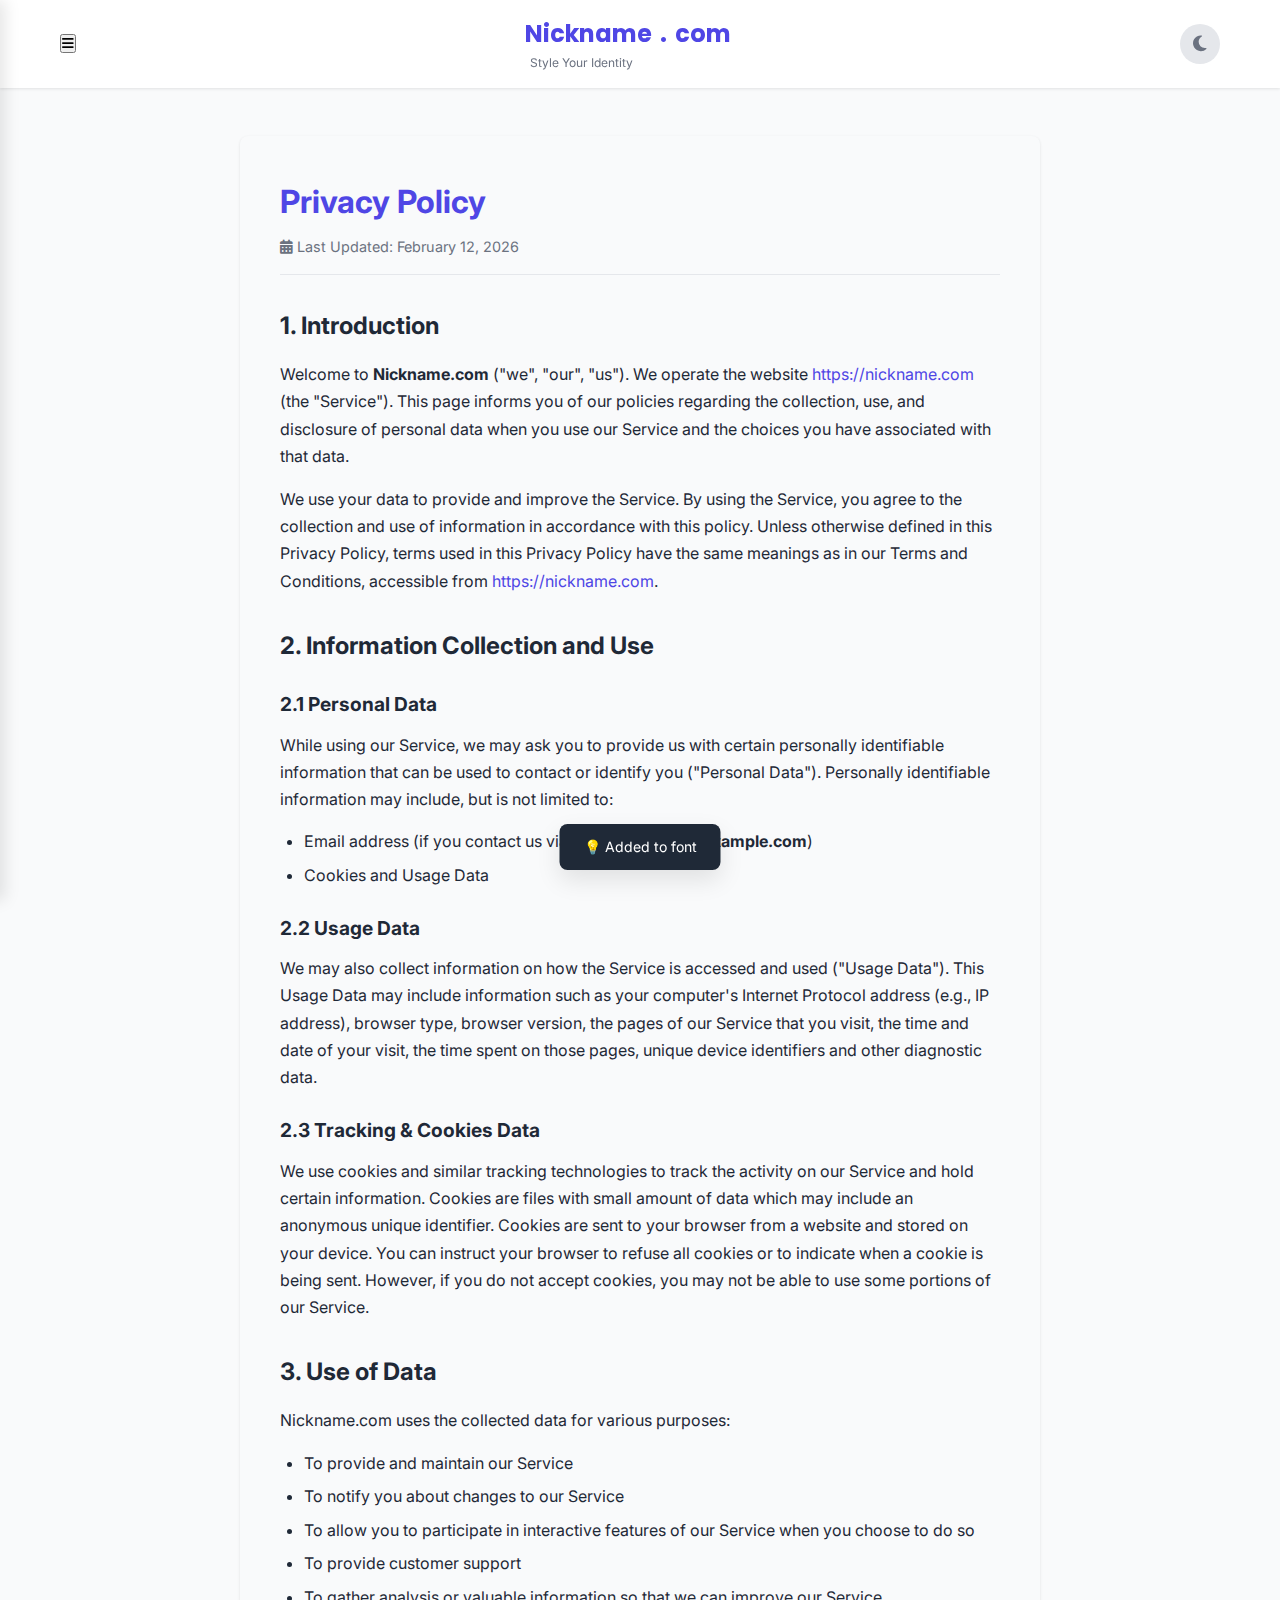
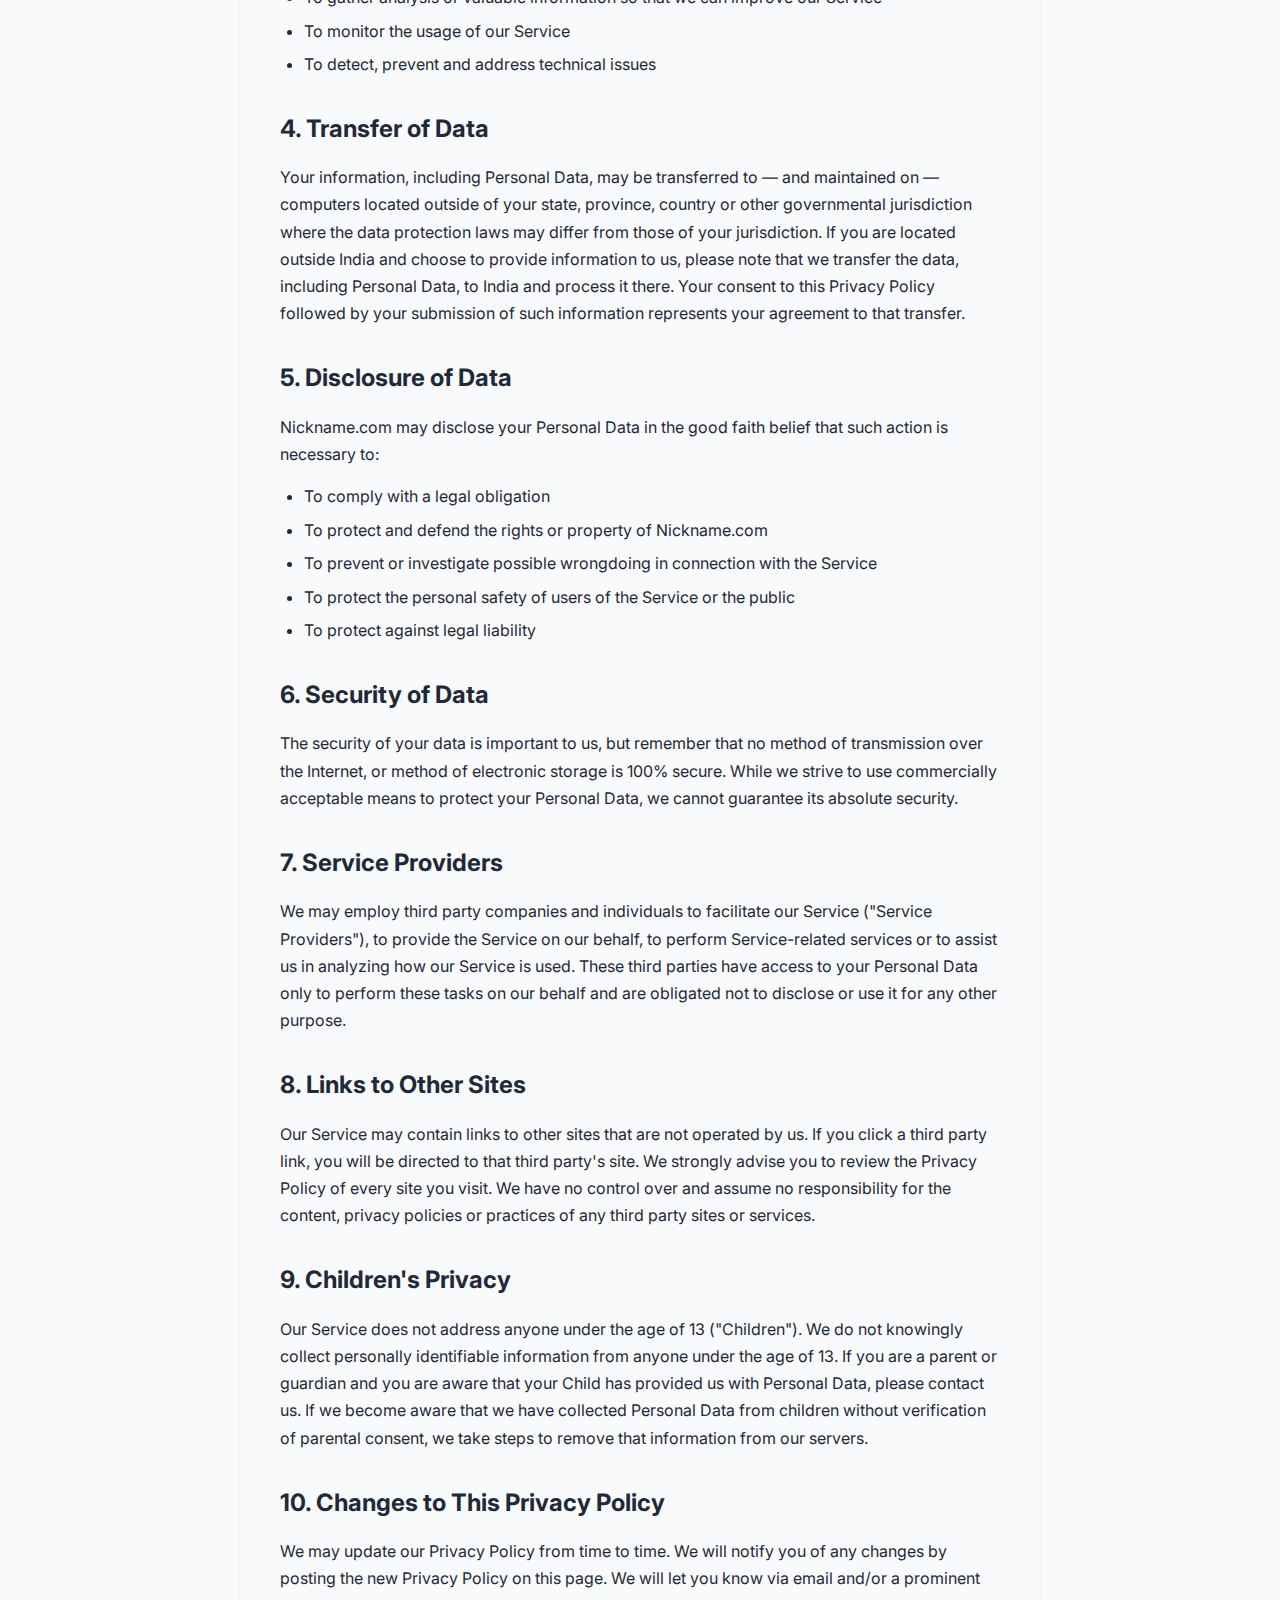
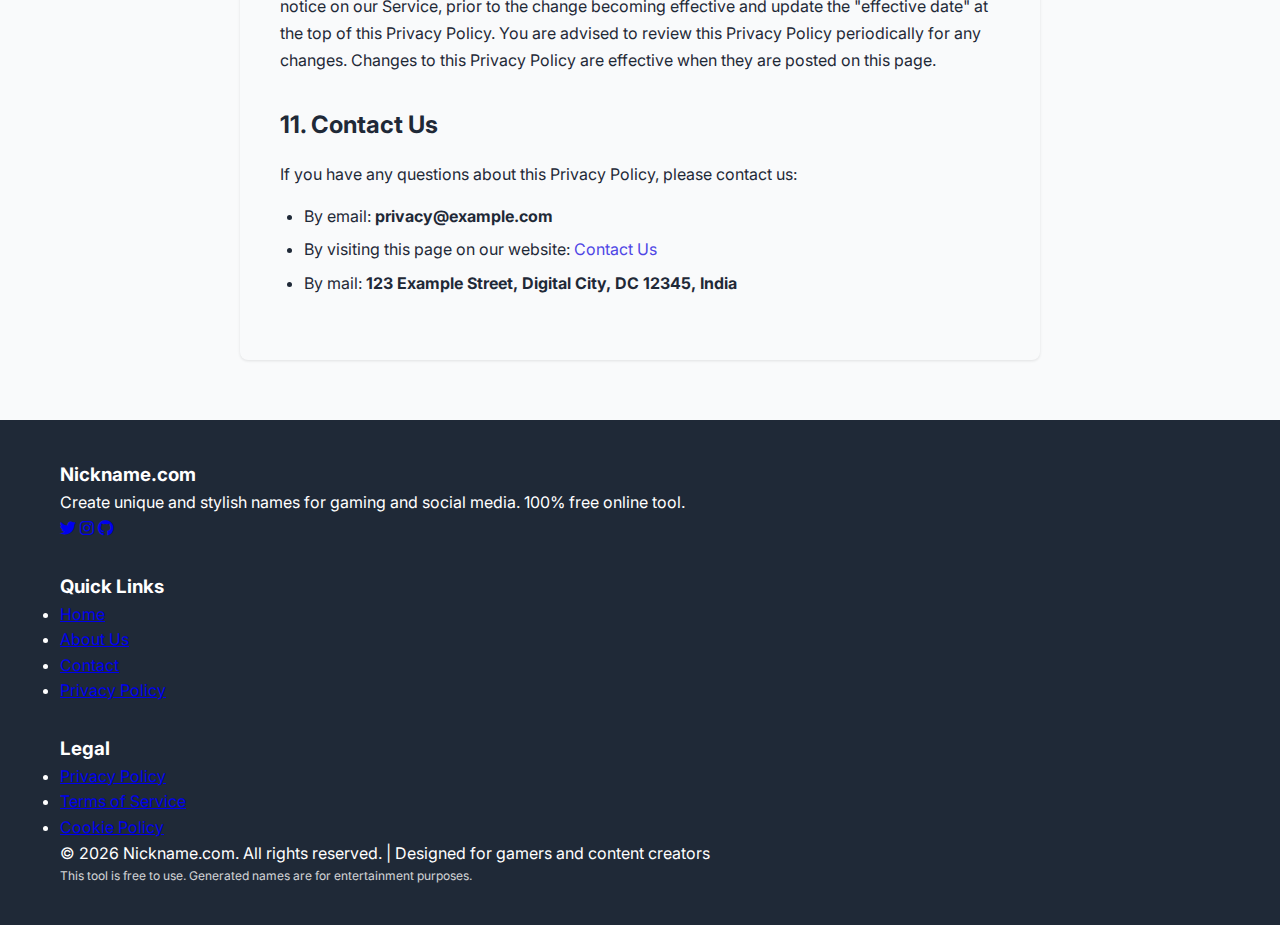
<file: privacy-policy.html>
<!DOCTYPE html>
<html lang="en">
<head>
    <meta charset="UTF-8">
    <meta name="viewport" content="width=device-width, initial-scale=1.0">
    <title>Privacy Policy – Nickname.com</title>
    <meta name="description" content="Privacy Policy of Nickname.com – how we protect your data.">
    <link rel="icon" href="favicon.png" type="image/png">
    <link rel="stylesheet" href="style.css">
    <link rel="stylesheet" href="https://cdnjs.cloudflare.com/ajax/libs/font-awesome/6.4.0/css/all.min.css">
    <link href="https://fonts.googleapis.com/css2?family=Inter:wght@300;400;500;600;700&family=Poppins:wght@400;500;600;700&display=swap" rel="stylesheet">
    <style>
        /* Additional styles only for this page */
        .policy-container {
            max-width: 800px;
            margin: 3rem auto;
            background: var(--light);
            padding: 2.5rem;
            border-radius: var(--radius);
            box-shadow: var(--shadow);
        }
        .policy-container h1 {
            margin-bottom: 0.5rem;
            color: var(--primary);
        }
        .policy-container .last-updated {
            font-size: 0.9rem;
            color: var(--gray);
            margin-bottom: 2rem;
            padding-bottom: 1rem;
            border-bottom: 1px solid var(--gray-light);
        }
        .policy-container h2 {
            font-size: 1.5rem;
            margin-top: 2rem;
            margin-bottom: 1rem;
        }
        .policy-container h3 {
            font-size: 1.2rem;
            margin-top: 1.5rem;
            margin-bottom: 0.75rem;
        }
        .policy-container p {
            margin-bottom: 1rem;
            line-height: 1.7;
        }
        .policy-container ul {
            margin-left: 1.5rem;
            margin-bottom: 1.5rem;
        }
        .policy-container li {
            margin-bottom: 0.5rem;
        }
        .policy-container a {
            color: var(--primary);
            text-decoration: none;
        }
        .policy-container a:hover {
            text-decoration: underline;
        }
    </style>
</head>
<body>
    <!-- Navigation Bar (same as index) -->
    <nav class="navbar">
        <div class="container">
            <button class="menu-toggle" id="menuToggle">
                <i class="fas fa-bars"></i>
            </button>
            <div class="logo">
                <h1>Nickname<span class="logo-dot">.</span>com</h1>
                <p class="tagline">Style Your Identity</p>
            </div>
            <div class="theme-toggle" id="themeToggle">
                <i class="fas fa-moon"></i>
            </div>
        </div>
    </nav>

    <!-- Sidebar (same as index, but we keep it for consistency) -->
    <div class="sidebar" id="sidebar">
        <div class="sidebar-header">
            <h3>Menu</h3>
            <button class="close-sidebar" id="closeSidebar">
                <i class="fas fa-times"></i>
            </button>
        </div>
        <div class="sidebar-content">
            <div class="sidebar-item" onclick="toggleTheme()">
                <i class="fas fa-palette"></i>
                <span>Theme</span>
                <span class="theme-status" id="themeStatus">Light</span>
            </div>
            <div class="sidebar-item" onclick="window.location.href='index.html'">
                <i class="fas fa-home"></i>
                <span>Home</span>
            </div>
            <div class="sidebar-item" onclick="window.location.href='about.html'">
                <i class="fas fa-info-circle"></i>
                <span>About Us</span>
            </div>
            <div class="sidebar-item" onclick="window.location.href='contact.html'">
                <i class="fas fa-envelope"></i>
                <span>Contact</span>
            </div>
            <div class="sidebar-item active">
                <i class="fas fa-shield-alt"></i>
                <span>Privacy Policy</span>
            </div>
        </div>
    </div>

    <!-- Main Content -->
    <main>
        <div class="container">
            <div class="policy-container">
                <h1>Privacy Policy</h1>
                <div class="last-updated">
                    <i class="fas fa-calendar-alt"></i> Last Updated: February 12, 2026
                </div>

                <h2>1. Introduction</h2>
                <p>Welcome to <strong>Nickname.com</strong> ("we", "our", "us"). We operate the website <a href="#">https://nickname.com</a> (the "Service"). This page informs you of our policies regarding the collection, use, and disclosure of personal data when you use our Service and the choices you have associated with that data.</p>
                <p>We use your data to provide and improve the Service. By using the Service, you agree to the collection and use of information in accordance with this policy. Unless otherwise defined in this Privacy Policy, terms used in this Privacy Policy have the same meanings as in our Terms and Conditions, accessible from <a href="#">https://nickname.com</a>.</p>

                <h2>2. Information Collection and Use</h2>
                <h3>2.1 Personal Data</h3>
                <p>While using our Service, we may ask you to provide us with certain personally identifiable information that can be used to contact or identify you ("Personal Data"). Personally identifiable information may include, but is not limited to:</p>
                <ul>
                    <li>Email address (if you contact us via email – <strong>contact@example.com</strong>)</li>
                    <li>Cookies and Usage Data</li>
                </ul>

                <h3>2.2 Usage Data</h3>
                <p>We may also collect information on how the Service is accessed and used ("Usage Data"). This Usage Data may include information such as your computer's Internet Protocol address (e.g., IP address), browser type, browser version, the pages of our Service that you visit, the time and date of your visit, the time spent on those pages, unique device identifiers and other diagnostic data.</p>

                <h3>2.3 Tracking & Cookies Data</h3>
                <p>We use cookies and similar tracking technologies to track the activity on our Service and hold certain information. Cookies are files with small amount of data which may include an anonymous unique identifier. Cookies are sent to your browser from a website and stored on your device. You can instruct your browser to refuse all cookies or to indicate when a cookie is being sent. However, if you do not accept cookies, you may not be able to use some portions of our Service.</p>

                <h2>3. Use of Data</h2>
                <p>Nickname.com uses the collected data for various purposes:</p>
                <ul>
                    <li>To provide and maintain our Service</li>
                    <li>To notify you about changes to our Service</li>
                    <li>To allow you to participate in interactive features of our Service when you choose to do so</li>
                    <li>To provide customer support</li>
                    <li>To gather analysis or valuable information so that we can improve our Service</li>
                    <li>To monitor the usage of our Service</li>
                    <li>To detect, prevent and address technical issues</li>
                </ul>

                <h2>4. Transfer of Data</h2>
                <p>Your information, including Personal Data, may be transferred to — and maintained on — computers located outside of your state, province, country or other governmental jurisdiction where the data protection laws may differ from those of your jurisdiction. If you are located outside India and choose to provide information to us, please note that we transfer the data, including Personal Data, to India and process it there. Your consent to this Privacy Policy followed by your submission of such information represents your agreement to that transfer.</p>

                <h2>5. Disclosure of Data</h2>
                <p>Nickname.com may disclose your Personal Data in the good faith belief that such action is necessary to:</p>
                <ul>
                    <li>To comply with a legal obligation</li>
                    <li>To protect and defend the rights or property of Nickname.com</li>
                    <li>To prevent or investigate possible wrongdoing in connection with the Service</li>
                    <li>To protect the personal safety of users of the Service or the public</li>
                    <li>To protect against legal liability</li>
                </ul>

                <h2>6. Security of Data</h2>
                <p>The security of your data is important to us, but remember that no method of transmission over the Internet, or method of electronic storage is 100% secure. While we strive to use commercially acceptable means to protect your Personal Data, we cannot guarantee its absolute security.</p>

                <h2>7. Service Providers</h2>
                <p>We may employ third party companies and individuals to facilitate our Service ("Service Providers"), to provide the Service on our behalf, to perform Service-related services or to assist us in analyzing how our Service is used. These third parties have access to your Personal Data only to perform these tasks on our behalf and are obligated not to disclose or use it for any other purpose.</p>

                <h2>8. Links to Other Sites</h2>
                <p>Our Service may contain links to other sites that are not operated by us. If you click a third party link, you will be directed to that third party's site. We strongly advise you to review the Privacy Policy of every site you visit. We have no control over and assume no responsibility for the content, privacy policies or practices of any third party sites or services.</p>

                <h2>9. Children's Privacy</h2>
                <p>Our Service does not address anyone under the age of 13 ("Children"). We do not knowingly collect personally identifiable information from anyone under the age of 13. If you are a parent or guardian and you are aware that your Child has provided us with Personal Data, please contact us. If we become aware that we have collected Personal Data from children without verification of parental consent, we take steps to remove that information from our servers.</p>

                <h2>10. Changes to This Privacy Policy</h2>
                <p>We may update our Privacy Policy from time to time. We will notify you of any changes by posting the new Privacy Policy on this page. We will let you know via email and/or a prominent notice on our Service, prior to the change becoming effective and update the "effective date" at the top of this Privacy Policy. You are advised to review this Privacy Policy periodically for any changes. Changes to this Privacy Policy are effective when they are posted on this page.</p>

                <h2>11. Contact Us</h2>
                <p>If you have any questions about this Privacy Policy, please contact us:</p>
                <ul>
                    <li>By email: <strong>privacy@example.com</strong></li>
                    <li>By visiting this page on our website: <a href="contact.html">Contact Us</a></li>
                    <li>By mail: <strong>123 Example Street, Digital City, DC 12345, India</strong></li>
                </ul>
            </div>
        </div>
    </main>

    <!-- Footer -->
    <footer class="footer">
        <div class="container">
            <div class="footer-content">
                <div class="footer-section">
                    <h3>Nickname.com</h3>
                    <p>Create unique and stylish names for gaming and social media. 100% free online tool.</p>
                    <div class="social-links">
                        <a href="#" title="Twitter"><i class="fab fa-twitter"></i></a>
                        <a href="#" title="Instagram"><i class="fab fa-instagram"></i></a>
                        <a href="#" title="GitHub"><i class="fab fa-github"></i></a>
                    </div>
                </div>
                <div class="footer-section">
                    <h3>Quick Links</h3>
                    <ul>
                        <li><a href="index.html">Home</a></li>
                        <li><a href="about.html">About Us</a></li>
                        <li><a href="contact.html">Contact</a></li>
                        <li><a href="privacy-policy.html">Privacy Policy</a></li>
                    </ul>
                </div>
                <div class="footer-section">
                    <h3>Legal</h3>
                    <ul>
                        <li><a href="privacy-policy.html">Privacy Policy</a></li>
                        <li><a href="#">Terms of Service</a></li>
                        <li><a href="#">Cookie Policy</a></li>
                    </ul>
                </div>
            </div>
            <div class="footer-bottom">
                <p>&copy; 2026 Nickname.com. All rights reserved. | Designed for gamers and content creators</p>
                <p class="disclaimer">This tool is free to use. Generated names are for entertainment purposes.</p>
            </div>
        </div>
    </footer>

    <!-- Scroll to Top Button -->
    <button class="scroll-top" id="scrollTop">
        <i class="fas fa-chevron-up"></i>
    </button>

    <!-- Toast Notification (optional, but included for consistency) -->
    <div class="toast" id="toast"></div>

    <script src="script.js"></script>
    <script>
        // Override or initialize specific functions for static pages
        document.addEventListener('DOMContentLoaded', function() {
            // Initialize theme from localStorage
            const savedTheme = localStorage.getItem('theme');
            if (savedTheme === 'dark') {
                document.body.classList.add('dark-theme');
                document.getElementById('themeToggle').innerHTML = '<i class="fas fa-sun"></i>';
                document.getElementById('themeStatus').textContent = 'Dark';
            }
            // Sidebar toggle
            document.getElementById('menuToggle').addEventListener('click', function() {
                document.getElementById('sidebar').classList.toggle('open');
            });
            document.getElementById('closeSidebar').addEventListener('click', function() {
                document.getElementById('sidebar').classList.remove('open');
            });
            // Theme toggle
            window.toggleTheme = function() {
                document.body.classList.toggle('dark-theme');
                const isDark = document.body.classList.contains('dark-theme');
                document.getElementById('themeToggle').innerHTML = isDark ? '<i class="fas fa-sun"></i>' : '<i class="fas fa-moon"></i>';
                document.getElementById('themeStatus').textContent = isDark ? 'Dark' : 'Light';
                localStorage.setItem('theme', isDark ? 'dark' : 'light');
            };
            document.getElementById('themeToggle').addEventListener('click', toggleTheme);
            // Scroll to top
            const scrollBtn = document.getElementById('scrollTop');
            window.addEventListener('scroll', function() {
                if (window.pageYOffset > 300) {
                    scrollBtn.classList.add('show');
                } else {
                    scrollBtn.classList.remove('show');
                }
            });
            scrollBtn.addEventListener('click', function() {
                window.scrollTo({ top: 0, behavior: 'smooth' });
            });
        });
    </script>
</body>
</html>
</file>
<file: style.css>
/* ===== RESET & BASE ===== */
* {
    margin: 0;
    padding: 0;
    box-sizing: border-box;
}

:root {
    --primary: #4f46e5;
    --primary-dark: #3730a3;
    --secondary: #10b981;
    --dark: #1f2937;
    --light: #f9fafb;
    --gray: #6b7280;
    --gray-light: #e5e7eb;
    --border: #d1d5db;
    --shadow: 0 1px 3px rgba(0,0,0,0.1);
    --shadow-lg: 0 10px 25px rgba(0,0,0,0.1);
    --radius: 8px;
    --radius-sm: 4px;
}

body {
    font-family: 'Inter', sans-serif;
    background-color: var(--light);
    color: var(--dark);
    line-height: 1.6;
    transition: background-color 0.3s, color 0.3s;
}

body.dark-theme {
    --light: #111827;
    --dark: #f9fafb;
    --gray-light: #374151;
    --border: #4b5563;
    --shadow: 0 1px 3px rgba(0,0,0,0.3);
}

.container {
    width: 100%;
    max-width: 1200px;
    margin: 0 auto;
    padding: 0 20px;
}

/* ===== NAVBAR ===== */
.navbar {
    background: white;
    padding: 15px 0;
    box-shadow: var(--shadow);
    position: sticky;
    top: 0;
    z-index: 1000;
}

.dark-theme .navbar {
    background: var(--dark);
}

.navbar .container {
    display: flex;
    justify-content: space-between;
    align-items: center;
}

.nav-left {
    display: flex;
    align-items: center;
    gap: 15px;
}

.menu-btn {
    background: none;
    border: none;
    font-size: 20px;
    color: var(--gray);
    cursor: pointer;
    padding: 8px;
    border-radius: var(--radius-sm);
    transition: all 0.3s;
}

.menu-btn:hover {
    background: var(--gray-light);
    color: var(--primary);
}

.logo h1 {
    font-family: 'Poppins', sans-serif;
    font-size: 24px;
    font-weight: 700;
    color: var(--primary);
    display: flex;
    align-items: center;
    gap: 8px;
}

.tagline {
    font-size: 12px;
    color: var(--gray);
    margin-left: 5px;
}

.nav-right {
    display: flex;
    gap: 10px;
    align-items: center;
}

.theme-toggle, .symbol-btn {
    background: var(--gray-light);
    border: none;
    width: 40px;
    height: 40px;
    border-radius: 50%;
    display: flex;
    align-items: center;
    justify-content: center;
    cursor: pointer;
    font-size: 18px;
    color: var(--gray);
    transition: all 0.3s;
}

.theme-toggle:hover, .symbol-btn:hover {
    background: var(--primary);
    color: white;
}

/* ===== SIDEBAR ===== */
.sidebar {
    position: fixed;
    left: -300px;
    top: 0;
    width: 300px;
    height: 100%;
    background: white;
    box-shadow: 5px 0 15px rgba(0,0,0,0.1);
    z-index: 1100;
    transition: left 0.3s ease;
    overflow-y: auto;
}

.dark-theme .sidebar {
    background: var(--dark);
}

.sidebar.open {
    left: 0;
}

.sidebar-header {
    padding: 20px;
    display: flex;
    justify-content: space-between;
    align-items: center;
    border-bottom: 1px solid var(--border);
}

.sidebar-header h3 {
    font-size: 18px;
    display: flex;
    align-items: center;
    gap: 10px;
}

.close-sidebar {
    background: none;
    border: none;
    font-size: 24px;
    cursor: pointer;
    color: var(--gray);
}

.sidebar-content {
    padding: 20px;
}

.menu-section {
    margin-bottom: 25px;
}

.menu-section h4 {
    font-size: 14px;
    text-transform: uppercase;
    color: var(--gray);
    margin-bottom: 15px;
    display: flex;
    align-items: center;
    gap: 8px;
}

.theme-options {
    display: flex;
    gap: 10px;
    flex-wrap: wrap;
}

.theme-option {
    flex: 1;
    padding: 10px;
    border: 2px solid var(--border);
    background: white;
    border-radius: var(--radius-sm);
    cursor: pointer;
    transition: all 0.3s;
    display: flex;
    align-items: center;
    justify-content: center;
    gap: 8px;
}

.dark-theme .theme-option {
    background: var(--gray-light);
    color: white;
}

.theme-option.active {
    border-color: var(--primary);
    background: var(--primary);
    color: white;
}

.menu-item {
    width: 100%;
    padding: 12px;
    margin-bottom: 8px;
    text-align: left;
    border: 1px solid var(--border);
    background: white;
    border-radius: var(--radius-sm);
    cursor: pointer;
    transition: all 0.3s;
    display: flex;
    align-items: center;
    gap: 10px;
}

.dark-theme .menu-item {
    background: var(--gray-light);
    color: white;
}

.menu-item:hover {
    border-color: var(--primary);
    background: var(--gray-light);
}

.coming-soon {
    opacity: 0.6;
    cursor: not-allowed;
}

.badge {
    background: var(--secondary);
    color: white;
    padding: 2px 8px;
    border-radius: 10px;
    font-size: 11px;
    margin-left: auto;
}

.notes-box {
    background: var(--gray-light);
    padding: 15px;
    border-radius: var(--radius-sm);
}

#notesInput {
    width: 100%;
    height: 80px;
    padding: 10px;
    border: 1px solid var(--border);
    border-radius: var(--radius-sm);
    resize: none;
    font-family: inherit;
}

.notes-counter {
    text-align: right;
    font-size: 12px;
    color: var(--gray);
    margin: 5px 0;
}

.save-notes {
    width: 100%;
    padding: 8px;
    background: var(--primary);
    color: white;
    border: none;
    border-radius: var(--radius-sm);
    cursor: pointer;
    display: flex;
    align-items: center;
    justify-content: center;
    gap: 8px;
}

.menu-link {
    display: block;
    padding: 10px;
    color: var(--gray);
    text-decoration: none;
    border-radius: var(--radius-sm);
    transition: all 0.3s;
    display: flex;
    align-items: center;
    gap: 10px;
}

.menu-link:hover {
    background: var(--gray-light);
    color: var(--primary);
}

/* ===== MAIN CONTENT ===== */
.main-content {
    padding-top: 20px;
}

.hero-section {
    text-align: center;
    padding: 40px 0;
}

.hero-content h2 {
    font-size: 32px;
    margin-bottom: 15px;
    color: var(--primary);
}

.hero-content p {
    color: var(--gray);
    max-width: 600px;
    margin: 0 auto;
}

/* ===== STICKY TOOLBAR ===== */
.toolbar-sticky {
    position: sticky;
    top: 70px;
    background: white;
    padding: 15px 0;
    box-shadow: var(--shadow);
    z-index: 900;
    margin-bottom: 20px;
}

.dark-theme .toolbar-sticky {
    background: var(--dark);
}

.toolbar-wrapper {
    display: flex;
    gap: 15px;
    align-items: center;
}

.input-group {
    flex: 1;
    display: flex;
    gap: 10px;
}

#nameInput {
    flex: 1;
    padding: 12px 15px;
    border: 2px solid var(--border);
    border-radius: var(--radius);
    font-size: 16px;
    transition: all 0.3s;
}

#nameInput:focus {
    border-color: var(--primary);
    outline: none;
    box-shadow: 0 0 0 3px rgba(79, 70, 229, 0.1);
}

.symbol-quick-btn {
    width: 50px;
    background: var(--gray-light);
    border: 2px solid var(--border);
    border-radius: var(--radius);
    font-size: 20px;
    cursor: pointer;
    transition: all 0.3s;
}

.symbol-quick-btn:hover {
    background: var(--primary);
    color: white;
    border-color: var(--primary);
}

.generate-btn {
    padding: 12px 30px;
    background: var(--primary);
    color: white;
    border: none;
    border-radius: var(--radius);
    font-size: 16px;
    font-weight: 600;
    cursor: pointer;
    transition: all 0.3s;
    display: flex;
    align-items: center;
    gap: 8px;
    white-space: nowrap;
}

.generate-btn:hover {
    background: var(--primary-dark);
    transform: translateY(-1px);
}

.suggestions-btn {
    padding: 12px 20px;
    background: var(--secondary);
    color: white;
    border: none;
    border-radius: var(--radius);
    cursor: pointer;
    font-size: 14px;
    display: flex;
    align-items: center;
    gap: 8px;
    white-space: nowrap;
}

/* ===== CATEGORIES ===== */
.categories-section {
    margin-bottom: 30px;
}

.categories-scroll {
    display: flex;
    gap: 10px;
    overflow-x: auto;
    padding-bottom: 10px;
}

.categories-scroll::-webkit-scrollbar {
    height: 4px;
}

.categories-scroll::-webkit-scrollbar-track {
    background: var(--gray-light);
}

.categories-scroll::-webkit-scrollbar-thumb {
    background: var(--primary);
}

.cat-btn {
    padding: 10px 20px;
    border: 2px solid var(--border);
    background: white;
    border-radius: var(--radius);
    cursor: pointer;
    font-size: 14px;
    white-space: nowrap;
    display: flex;
    align-items: center;
    gap: 8px;
    transition: all 0.3s;
}

.dark-theme .cat-btn {
    background: var(--gray-light);
    color: white;
}

.cat-btn.active {
    background: var(--primary);
    color: white;
    border-color: var(--primary);
}

.cat-btn:hover:not(.active) {
    border-color: var(--primary);
    background: var(--gray-light);
}

/* ===== RESULTS SECTION ===== */
.results-section {
    padding: 30px 0;
}

.results-header {
    display: flex;
    justify-content: space-between;
    align-items: center;
    margin-bottom: 25px;
}

.results-header h3 {
    font-size: 22px;
}

.results-count {
    background: var(--gray-light);
    padding: 5px 15px;
    border-radius: 20px;
    font-size: 14px;
    color: var(--gray);
}

.welcome-msg {
    text-align: center;
    padding: 60px 20px;
    color: var(--gray);
}

.welcome-msg i {
    font-size: 48px;
    color: var(--primary);
    margin-bottom: 20px;
}

.results-grid {
    display: grid;
    grid-template-columns: repeat(auto-fill, minmax(280px, 1fr));
    gap: 20px;
}

.style-card {
    background: white;
    border: 1px solid var(--border);
    border-radius: var(--radius);
    padding: 20px;
    transition: all 0.3s;
}

.dark-theme .style-card {
    background: var(--gray-light);
}

.style-card:hover {
    transform: translateY(-2px);
    box-shadow: var(--shadow-lg);
}

.style-text {
    font-size: 20px;
    font-weight: 500;
    margin-bottom: 15px;
    min-height: 60px;
    word-break: break-all;
}

.copy-btn {
    width: 100%;
    padding: 10px;
    background: var(--primary);
    color: white;
    border: none;
    border-radius: var(--radius-sm);
    cursor: pointer;
    font-size: 14px;
    transition: all 0.3s;
    display: flex;
    align-items: center;
    justify-content: center;
    gap: 8px;
}

.copy-btn:hover {
    background: var(--primary-dark);
}

.copy-btn.copied {
    background: var(--secondary);
}

/* ===== ADS SECTION ===== */
.ads-section {
    padding: 30px 0;
}

.ad-placeholder {
    height: 250px;
    background: var(--gray-light);
    border-radius: var(--radius);
    display: flex;
    align-items: center;
    justify-content: center;
    color: var(--gray);
    font-size: 14px;
}

/* ===== GUIDE SECTION ===== */
.guide-section {
    padding: 40px 0;
    background: var(--gray-light);
    margin: 30px 0;
}

.guide-section h3 {
    text-align: center;
    margin-bottom: 40px;
    font-size: 24px;
    display: flex;
    align-items: center;
    justify-content: center;
    gap: 10px;
}

.guide-steps {
    display: grid;
    grid-template-columns: repeat(auto-fit, minmax(250px, 1fr));
    gap: 30px;
}

.step {
    text-align: center;
    padding: 20px;
}

.step-icon {
    width: 60px;
    height: 60px;
    background: var(--primary);
    color: white;
    border-radius: 50%;
    display: flex;
    align-items: center;
    justify-content: center;
    font-size: 24px;
    font-weight: bold;
    margin: 0 auto 20px;
}

.step h4 {
    margin-bottom: 10px;
    color: var(--primary);
}

/* ===== FEATURES SECTION ===== */
.features-section {
    padding: 40px 0;
}

.features-section h3 {
    text-align: center;
    margin-bottom: 40px;
    font-size: 24px;
    display: flex;
    align-items: center;
    justify-content: center;
    gap: 10px;
}

.features-grid {
    display: grid;
    grid-template-columns: repeat(auto-fit, minmax(250px, 1fr));
    gap: 30px;
}

.feature {
    text-align: center;
    padding: 25px;
    background: white;
    border-radius: var(--radius);
    border: 1px solid var(--border);
}

.dark-theme .feature {
    background: var(--gray-light);
}

.feature i {
    font-size: 40px;
    color: var(--primary);
    margin-bottom: 20px;
}

.feature h4 {
    margin-bottom: 10px;
    color: var(--primary);
}

/* ===== SYMBOL MODAL ===== */
.modal {
    display: none;
    position: fixed;
    top: 0;
    left: 0;
    width: 100%;
    height: 100%;
    background: rgba(0,0,0,0.5);
    z-index: 1200;
    align-items: center;
    justify-content: center;
}

.modal.show {
    display: flex;
}

.modal-content {
    background: white;
    border-radius: var(--radius);
    width: 90%;
    max-width: 800px;
    max-height: 80vh;
    overflow: hidden;
}

.dark-theme .modal-content {
    background: var(--dark);
}

.modal-header {
    padding: 20px;
    display: flex;
    justify-content: space-between;
    align-items: center;
    border-bottom: 1px solid var(--border);
}

.modal-header h3 {
    display: flex;
    align-items: center;
    gap: 10px;
}

.close-modal {
    background: none;
    border: none;
    font-size: 24px;
    cursor: pointer;
    color: var(--gray);
}

.modal-body {
    padding: 20px;
}

.symbol-categories {
    display: flex;
    gap: 10px;
    margin-bottom: 20px;
}

.sym-cat-btn {
    padding: 8px 16px;
    border: 2px solid var(--border);
    background: white;
    border-radius: var(--radius-sm);
    cursor: pointer;
    transition: all 0.3s;
}

.dark-theme .sym-cat-btn {
    background: var(--gray-light);
    color: white;
}

.sym-cat-btn.active {
    background: var(--primary);
    color: white;
    border-color: var(--primary);
}

.symbols-grid {
    display: grid;
    grid-template-columns: repeat(auto-fill, minmax(120px, 1fr));
    gap: 15px;
    max-height: 400px;
    overflow-y: auto;
    padding: 10px;
}

.symbol-item {
    background: var(--gray-light);
    padding: 15px;
    border-radius: var(--radius-sm);
    text-align: center;
    cursor: pointer;
    transition: all 0.3s;
}

.symbol-item:hover {
    background: var(--primary);
    color: white;
    transform: scale(1.05);
}

.symbol-display {
    font-size: 24px;
    margin-bottom: 8px;
    height: 40px;
    display: flex;
    align-items: center;
    justify-content: center;
}

.symbol-name {
    font-size: 12px;
    color: var(--gray);
}

/* ===== QUICK SYMBOLS ===== */
.quick-symbols {
    display: none;
    position: absolute;
    top: 100%;
    left: 0;
    width: 300px;
    background: white;
    border: 1px solid var(--border);
    border-radius: var(--radius);
    box-shadow: var(--shadow-lg);
    z-index: 1000;
}

.dark-theme .quick-symbols {
    background: var(--dark);
}

.quick-symbols.show {
    display: block;
}

.quick-symbols-content {
    padding: 15px;
}

.quick-symbols-grid {
    display: grid;
    grid-template-columns: repeat(5, 1fr);
    gap: 10px;
}

.quick-symbol {
    padding: 10px;
    background: var(--gray-light);
    border-radius: var(--radius-sm);
    text-align: center;
    cursor: pointer;
    font-size: 18px;
    transition: all 0.3s;
}

.quick-symbol:hover {
    background: var(--primary);
    color: white;
}

/* ===== FOOTER ===== */
.footer {
    background: var(--dark);
    color: white;
    padding: 40px 0;
    margin-top: 60px;
}

.dark-theme .footer {
    background: #0f172a;
}

.footer-content {
    display: grid;
    grid-template-columns: 1fr;
    gap: 30px;
}

.footer-logo h3 {
    font-size: 24px;
    display: flex;
    align-items: center;
    gap: 10px;
    margin-bottom: 10px;
}

.footer-links {
    display: flex;
    gap: 20px;
    flex-wrap: wrap;
}

.footer-links a {
    color: #94a3b8;
    text-decoration: none;
    transition: color 0.3s;
}

.footer-links a:hover {
    color: white;
}

.footer-info p {
    color: #94a3b8;
    font-size: 14px;
    margin-bottom: 10px;
}

.disclaimer {
    font-size: 12px;
    opacity: 0.8;
}

/* ===== SCROLL TO TOP ===== */
.scroll-top {
    position: fixed;
    bottom: 30px;
    right: 30px;
    width: 50px;
    height: 50px;
    background: var(--primary);
    color: white;
    border: none;
    border-radius: 50%;
    cursor: pointer;
    display: none;
    align-items: center;
    justify-content: center;
    font-size: 20px;
    transition: all 0.3s;
    z-index: 1000;
}

.scroll-top.show {
    display: flex;
}

.scroll-top:hover {
    background: var(--primary-dark);
    transform: translateY(-2px);
}

/* ===== TOAST ===== */
.toast {
    position: fixed;
    bottom: 30px;
    left: 50%;
    transform: translateX(-50%);
    background: var(--dark);
    color: white;
    padding: 12px 24px;
    border-radius: var(--radius);
    box-shadow: var(--shadow-lg);
    z-index: 1300;
    display: none;
    align-items: center;
    gap: 10px;
    font-size: 14px;
}

.toast.show {
    display: flex;
    animation: slideUp 0.3s ease;
}

@keyframes slideUp {
    from {
        opacity: 0;
        transform: translate(-50%, 20px);
    }
    to {
        opacity: 1;
        transform: translate(-50%, 0);
    }
}

/* ===== RESPONSIVE ===== */
@media (max-width: 768px) {
    .container {
        padding: 0 15px;
    }
    
    .hero-content h2 {
        font-size: 24px;
    }
    
    .toolbar-wrapper {
        flex-direction: column;
    }
    
    .input-group {
        width: 100%;
    }
    
    .generate-btn {
        width: 100%;
        justify-content: center;
    }
    
    .suggestions-btn {
        width: 100%;
        justify-content: center;
    }
    
    .results-grid {
        grid-template-columns: 1fr;
    }
    
    .features-grid {
        grid-template-columns: 1fr;
    }
    
    .guide-steps {
        grid-template-columns: 1fr;
    }
    
    .sidebar {
        width: 100%;
        left: -100%;
    }
    
    .modal-content {
        width: 95%;
        margin: 10px;
    }
    
    .symbols-grid {
        grid-template-columns: repeat(auto-fill, minmax(80px, 1fr));
    }
}

@media (max-width: 480px) {
    .nav-left .logo h1 {
        font-size: 20px;
    }
    
    .hero-content h2 {
        font-size: 20px;
    }
    
    .symbol-quick-btn {
        width: 40px;
    }
    
    .generate-btn {
        padding: 12px 15px;
    }
}
</file>
